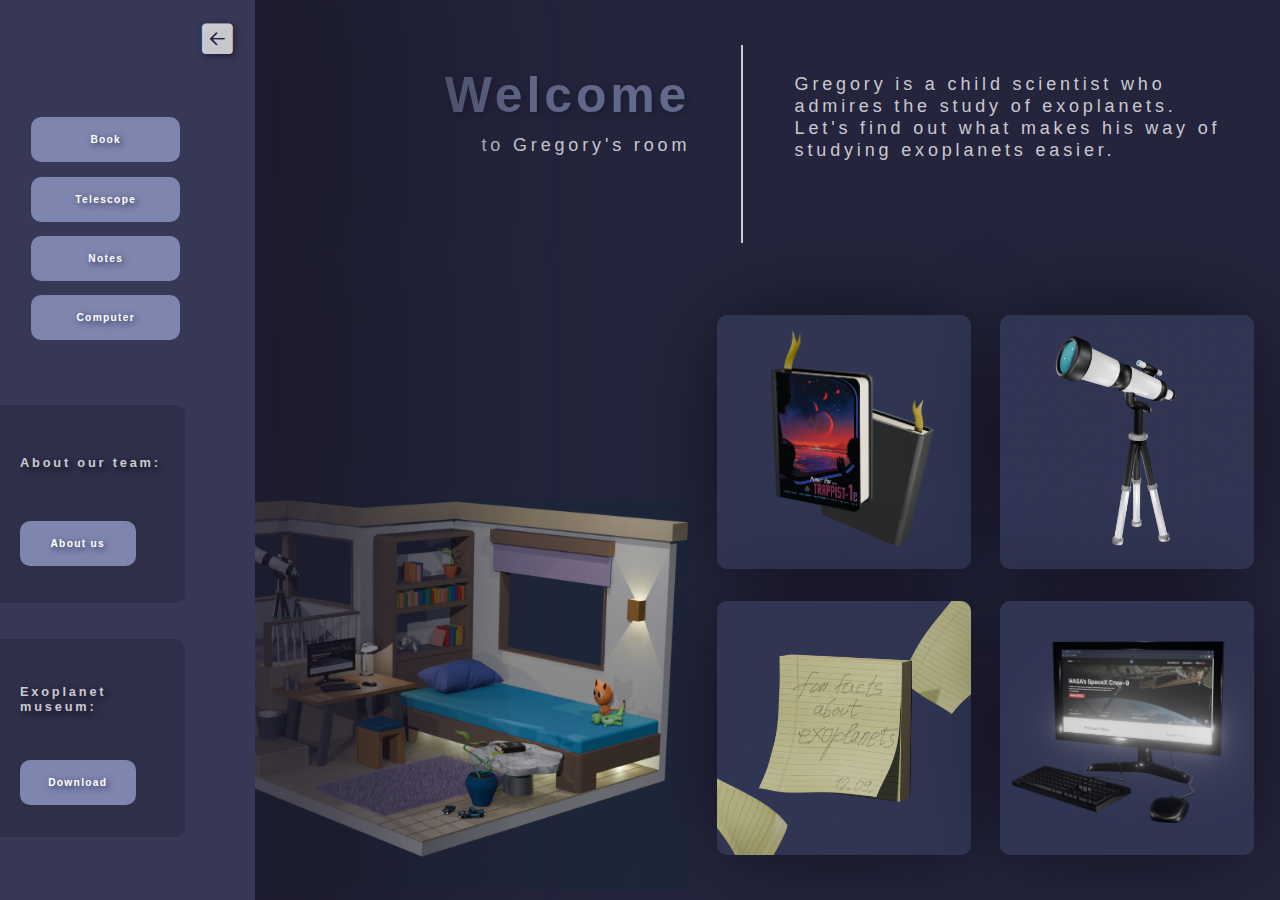
<file: index.html>
<!DOCTYPE html>
<html lang="en">
<head>
    <meta charset="UTF-8">
    <meta name="viewport" content="width=device-width, initial-scale=1.0">
    <link rel="stylesheet" href="first.css">
    <link rel="stylesheet" href="https://cdn.jsdelivr.net/npm/bootstrap-icons@1.11.3/font/bootstrap-icons.min.css">
    
    <title>Document</title>
</head>
<body>
    <div class="menu">
        <i class="bi bi-arrow-right-square-fill righticon"></i>
        <i class="bi bi-arrow-left-square-fill lefticon"></i>
        <div class="pagesmenu">
            <a href="page1.html"><button>Book</button></a>
            <a href="page2.html"><button>Telescope</button></a>
            <a href="page3.html"><button>Notes</button></a>
            <a href="page4.html"><button>Computer</button></a>
        </div>
        <div class="aboutus">
            <p>About our team:</p>
            <a href="team.html" id="link"><button>About us</button></a>
        </div>
        <div class="game">
            <p>Exoplanet museum:</p>
            <a href="Nasa1-arm64.apk" id="link"><button>Download</button></a>
        </div>
    </div>
    <div class="topic">
        <div class="left">
          <p><p class="big">Welcome</p><br>to Gregory's room</p>  
        </div>
        <div class="right">
            <p>Gregory is a child scientist who admires the study of exoplanets. 
               <br> Let's find out what makes his way of studying exoplanets easier.</p>  
        </div>
    </div>
    <img src="room pic blue.png" alt="" class="room">
    <div class="items">
        <div class="p1">
            <a href="page1.html"><img src="bookpage2 crop.png" alt=""></a>
        </div>
        <div class="p2">
            <a href="page2.html"><img src="tel icon pic.png" alt=""></a>
        </div>
        <div class="p3">
            <a href="page3.html"><img src="note pic icon.png" alt=""></a>
        </div>
        <div class="p4">
            <a href="page4.html"><img src="pc icon pic.png" alt=""></a>
        </div>
    </div>
</body>
</html>
</file>
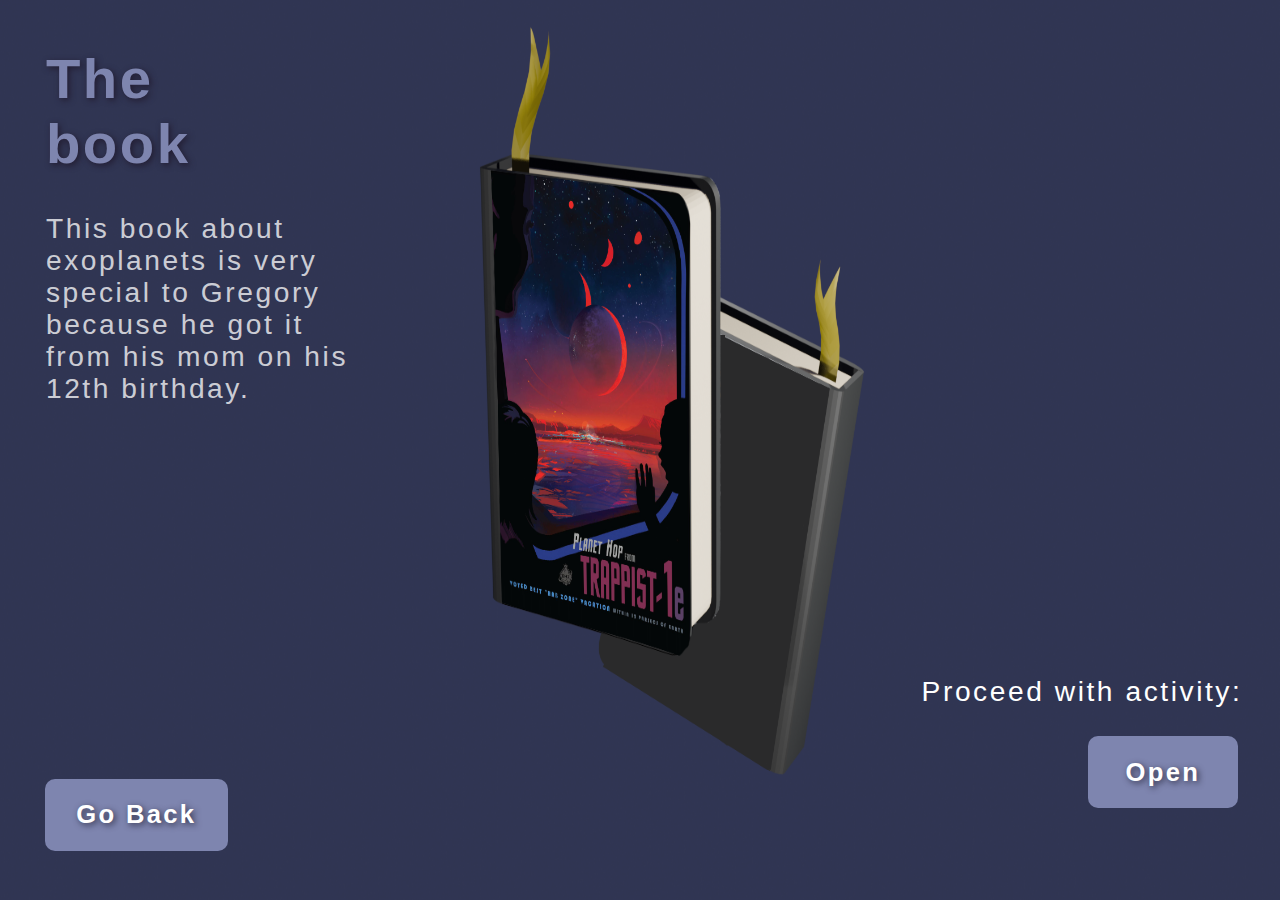
<file: page1.html>
<!DOCTYPE html>
<html lang="en">
<head>
    <meta charset="UTF-8">
    <meta name="viewport" content="width=device-width, initial-scale=1.0">
    <title>Document</title>
    <style>
        body{
            background-image: url("bookpage2.png");
            background-size: 85% 100dvh;
            background-position: 50% 10%;
            overflow-x: hidden;
        }
        .left{
           width: 25% !important;
        }
    </style>
    <link rel="stylesheet" href="4pagesstyle.css">
</head>
<body>
    <div class="left slide-r">
        <h1>The <br> book</h1>
        <p>This book about exoplanets is very special to Gregory because he got it from his mom on his 12th birthday.</p>
    </div>
    <div class="right slide-l">
        <p>Proceed with activity:</p>
        <a href="kniga.html"><button>Open</button></a>
    </div>
    <div class="back">
        <a href="index.html"><button class="slide-r ">Go Back</button></a>
    </div>
</body>
</html>
</file>
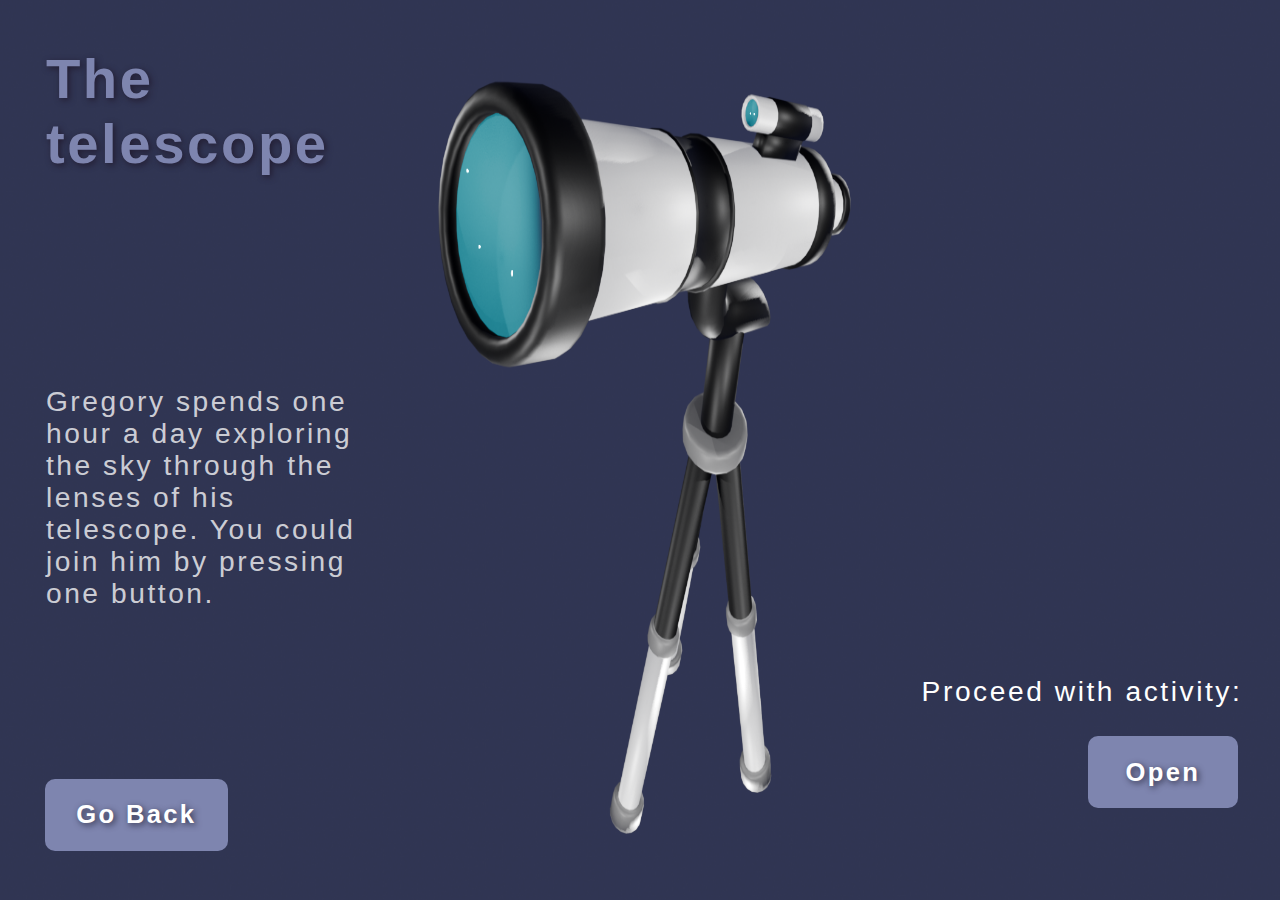
<file: page2.html>
<!DOCTYPE html>
<html lang="en">
<head>
    <meta charset="UTF-8">
    <meta name="viewport" content="width=device-width, initial-scale=1.0">
    <title>Document</title>
    <style>
        body{
            background-image: url("telescope page2.png");
            background-size: 85% 100dvh;
            background-position: 50% 10%;
            overflow-x: hidden;
        }
        .left{
            height: 70dvh !important;
            display: flex !important;
            justify-content: space-between !important;
        }
    </style>
    <link rel="stylesheet" href="4pagesstyle.css">
</head>
<body>
    <div class="left slide-r">
        <h1>The <br> telescope</h1>
        <p>Gregory spends one hour a day exploring the sky through the lenses of his telescope.
        You could join him by pressing one button. </p>
    </div>
    <div class="right slide-l">
        <p>Proceed with activity:</p>
        <a href="PlanetSearchGame/planetSearch.html"><button>Open</button></a>
    </div>
    <div class="back">
        <a href="index.html"><button class="slide-r ">Go Back</button></a>
    </div>
</body>
</html>
</file>
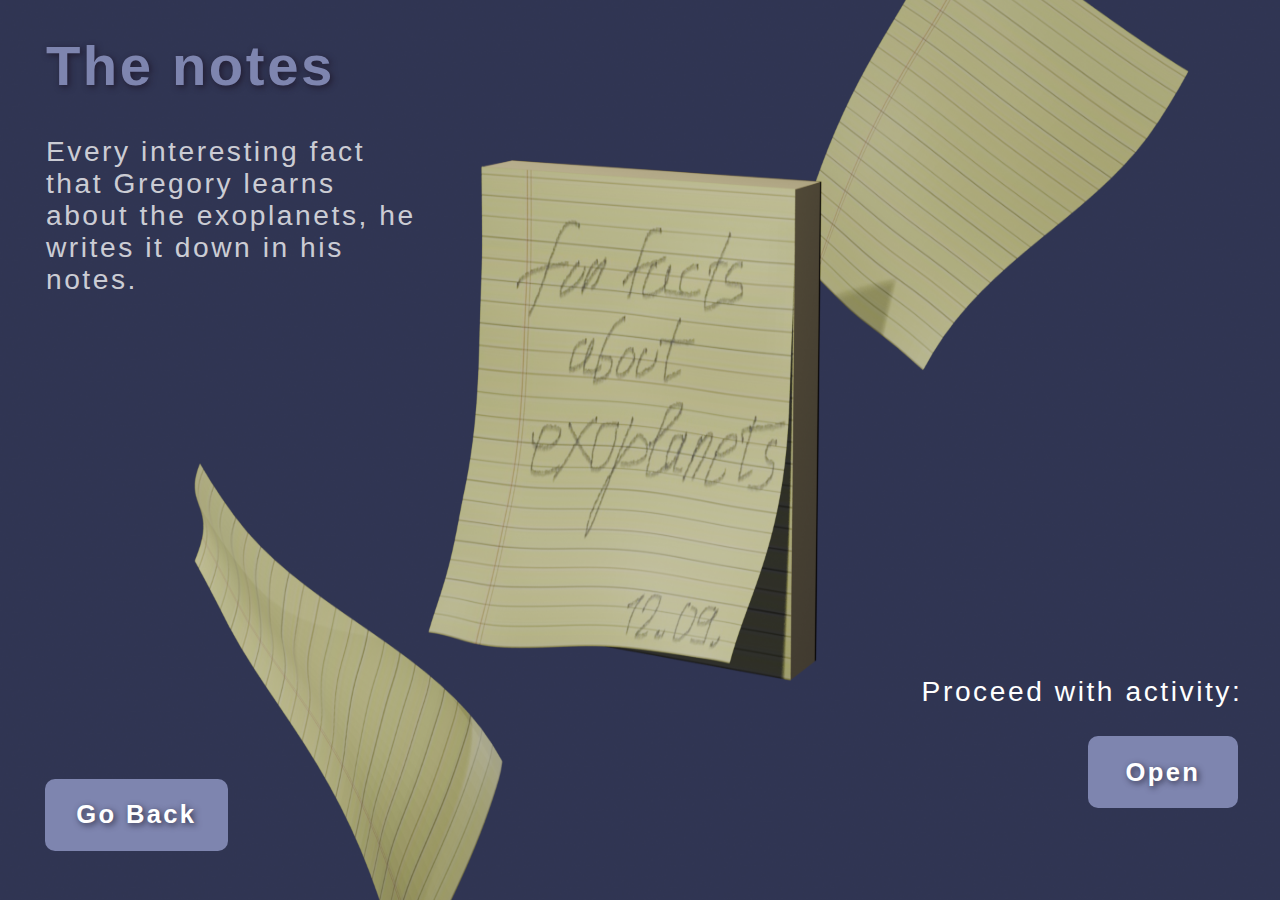
<file: page3.html>
<!DOCTYPE html>
<html lang="en">
<head>
    <meta charset="UTF-8">
    <meta name="viewport" content="width=device-width, initial-scale=1.0">
    <title>Document</title>
    <style>
        body{
            background-image: url("notes pag2.png");
            background-size: 100% 110dvh;
            background-position: 50% 10%;
            overflow-x: hidden;
        }
        .left{
            height: 40dvh;
            width: 30% !important;
            margin-top: -1% !important;
        }
    </style>
    <link rel="stylesheet" href="4pagesstyle.css">
</head>
<body>
    <div class="left slide-r">
        <h1>The notes</h1>
        <p>Every interesting fact that Gregory learns about the exoplanets, he writes it down in his notes. </p>
    </div>
    <div class="right slide-l">
        <p>Proceed with activity:</p>
        <a href="FunFacts/funFacts.html"><button>Open</button></a>
    </div>
    <div class="back">
        <a href="index.html"><button class="slide-r ">Go Back</button></a>
    </div>
</body>
</html>
</file>
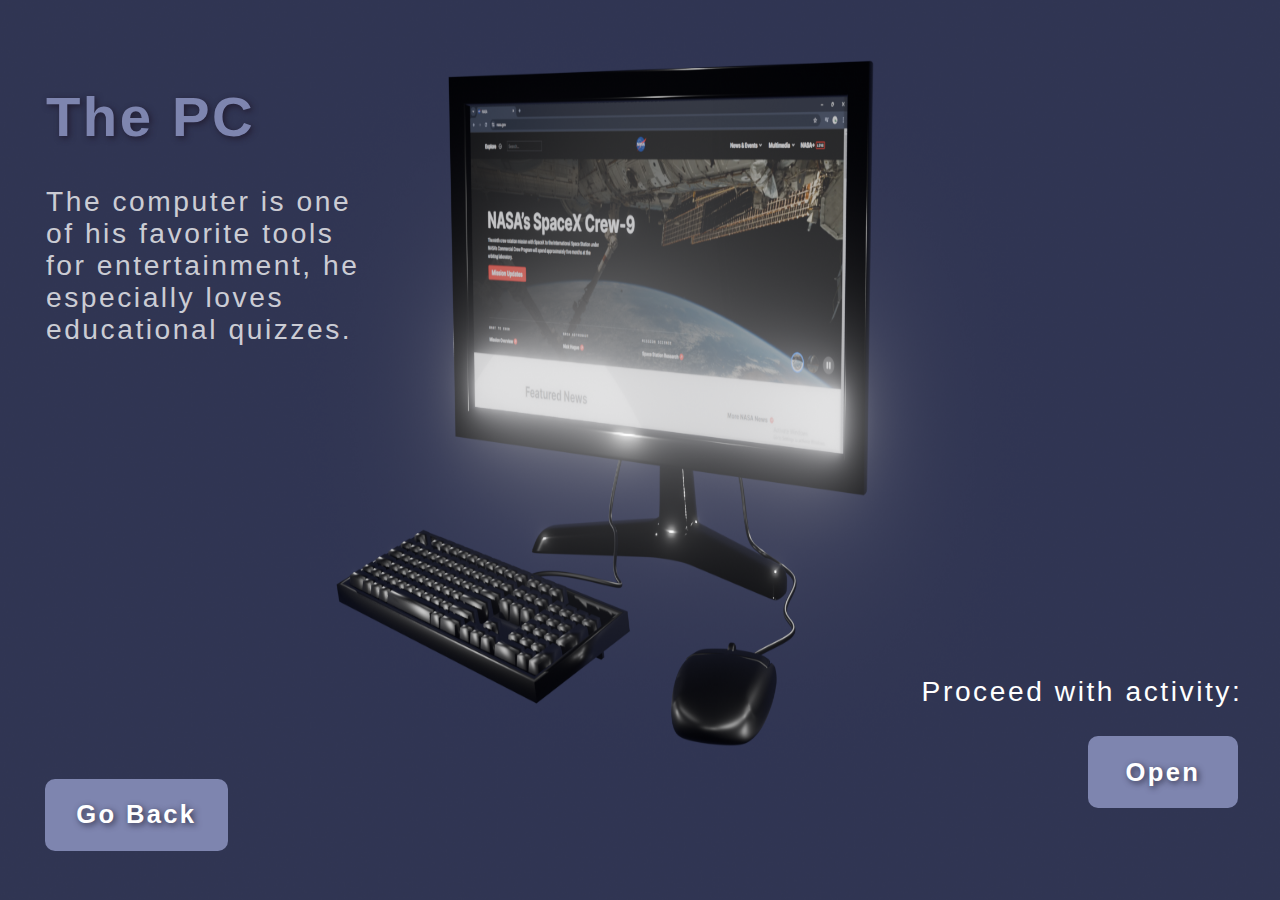
<file: page4.html>
<!DOCTYPE html>
<html lang="en">
<head>
    <meta charset="UTF-8">
    <meta name="viewport" content="width=device-width, initial-scale=1.0">
    <title>Document</title>
    <style>
        body{
            background-image: url("pc page2 second.png");
            background-size: 85% 100dvh;
            background-position: 50% 10%;
            overflow-x: hidden;
        }
        .left{
            margin: 3% !important;
            width: 25% !important;
        }
    </style>
    <link rel="stylesheet" href="4pagesstyle.css">
</head>
<body>
    <div class="left slide-r">
        <h1>The PC</h1>
        <p>Тhe computer is one of his favorite tools for entertainment, he especially loves educational quizzes.</p>
    </div>
    <div class="right slide-l">
        <p>Proceed with activity:</p>
        <a href="quiz.html"><button>Open</button></a>
    </div>
    <div class="back">
        <a href="index.html"><button class="slide-r ">Go Back</button></a>
    </div>
</body>
</html>
</file>
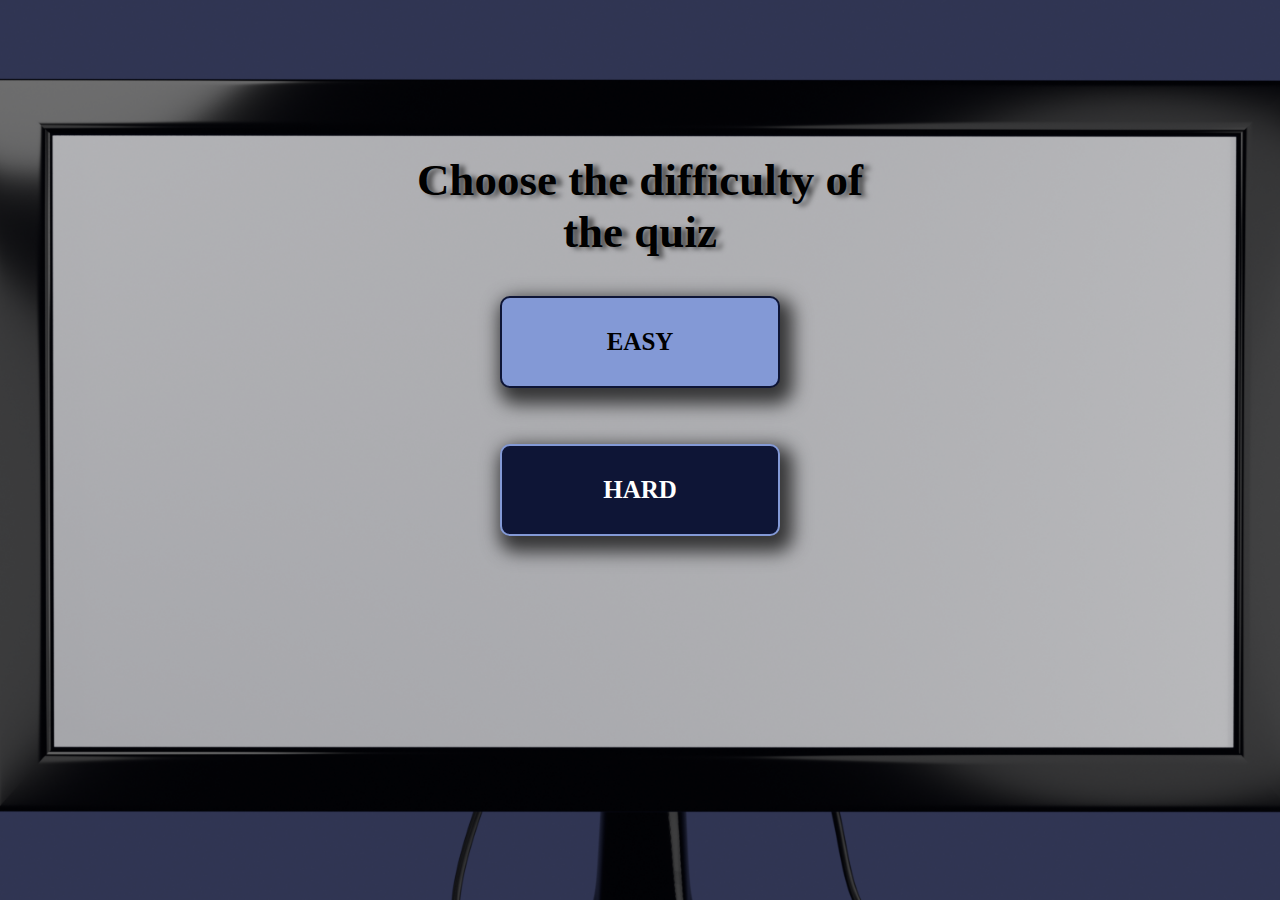
<file: quiz.html>
<!DOCTYPE html>
<html lang="en">
<head>
    <meta charset="UTF-8">
    <meta name="viewport" content="width=device-width, initial-scale=1.0">
    <title>Quiz</title>
    <link rel="stylesheet" href="quiz.css">
    <script src="quiz.js"></script>
</head>
<body class="bg">
    <h1 class="difficulty">Choose the difficulty of the quiz</h1>
    <div><a href="quizEasy.html" class="Easy">EASY</a></div> <br>
    <div><a href="quizHard.html" class="Hard">HARD</a></div> <br>
</body>
</html>
</file>
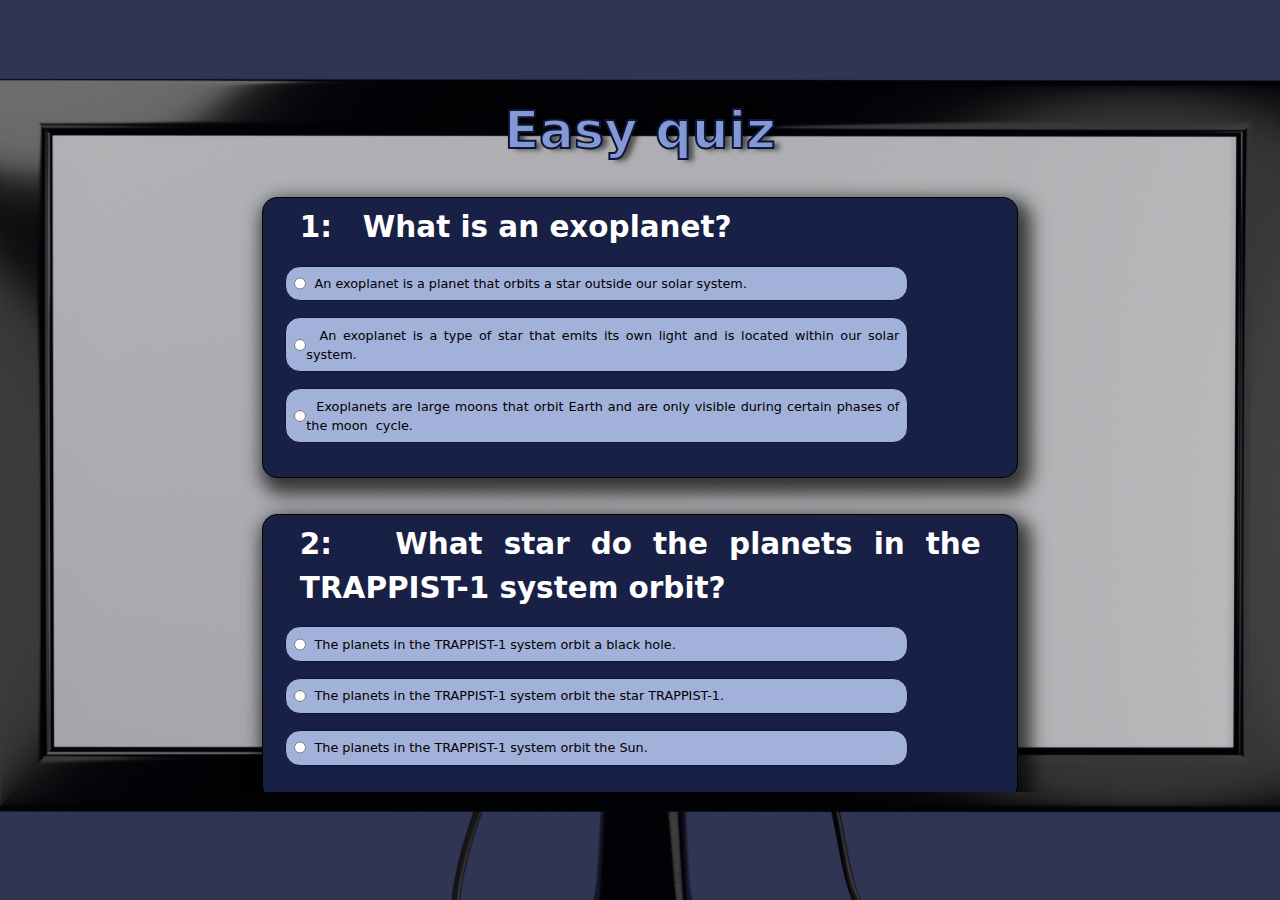
<file: quizEasy.html>
<!DOCTYPE html>
<html lang="en">
<head>
    <meta charset="UTF-8">
    <meta name="viewport" content="width=device-width, initial-scale=1.0">
    <title>Easy quiz</title>
    <link rel="stylesheet" href="quiz.css">
    <link href="https://cdn.jsdelivr.net/npm/bootstrap@5.3.3/dist/css/bootstrap.min.css" rel="stylesheet" integrity="sha384-QWTKZyjpPEjISv5WaRU9OFeRpok6YctnYmDr5pNlyT2bRjXh0JMhjY6hW+ALEwIH" crossorigin="anonymous">
</head>
<body class="bg">
    <div class="scroll">       
        <div class="container">
            <h1 class="title">Easy quiz</h1>
            <div class="questionBg">
                <form action="">
                    <p class="question">1: &nbsp; What is an exoplanet?</p>
                    <p class="inputs"><input type="radio" name="first" id="correctFirst">&nbsp;&nbsp;An exoplanet is a planet that orbits a star outside our solar system.</p> 
                    <p class="inputs"><input type="radio" name="first">&nbsp;&nbsp;An exoplanet is a type of star that emits its own light and is located within our solar system.</p>
                    <p class="inputs"><input type="radio" name="first">&nbsp;&nbsp;Exoplanets are large moons that orbit Earth and are only visible during certain phases of the moon &nbsp;cycle.</p>
                </form>
            </div>
            <div class="questionBg">
                <form action="">
                    <p class="question">2: &nbsp; What star do the planets in the TRAPPIST-1 system orbit?</p>
                    <p class="inputs"><input type="radio" name="second" >&nbsp;&nbsp;The planets in the TRAPPIST-1 system orbit a black hole.</p> 
                    <p class="inputs"><input type="radio" name="second" id="correctSecond">&nbsp;&nbsp;The planets in the TRAPPIST-1 system orbit the star TRAPPIST-1.</p>
                    <p class="inputs"><input type="radio" name="second">&nbsp;&nbsp;The planets in the TRAPPIST-1 system orbit the Sun.</p>
                </form>
            </div>
            <div class="questionBg">
                <form action="">
                    <p class="question">3: &nbsp; What is the habitable zone?</p>
                    <p class="inputs"><input type="radio" name="third" >&nbsp;&nbsp;The habitable zone is the area inside a planet's atmosphere where it is always dark.</p> 
                    <p class="inputs"><input type="radio" name="third" id="correctThird">&nbsp;&nbsp;The habitable zone is the region around a star where conditions are suitable for liquid water to exist.</p>
                    <p class="inputs"><input type="radio" name="third">&nbsp;&nbsp;The habitable zone is a region in space where no planets can exist.</p>
                </form>
            </div>
            <div class="questionBg">
                <form action="">
                    <p class="question">4: &nbsp; Which planet orbits two stars?</p>
                    <p class="inputs"><input type="radio" name="fourth" id="correctFourth">&nbsp;&nbsp;TOI 1338 b</p> 
                    <p class="inputs"><input type="radio" name="fourth" >&nbsp;&nbsp;Mars</p>
                    <p class="inputs"><input type="radio" name="fourth">&nbsp;&nbsp;Earth</p>
                </form>
            </div>
            <div class="questionBg">
                <form action="">
                    <p class="question">5: &nbsp; What type of exoplanet is WASP-12b?</p>
                    <p class="inputs"><input type="radio" name="fifth" >&nbsp;&nbsp; WASP-12b is a super-Earth with a solid surface and a thick atmosphere..</p> 
                    <p class="inputs"><input type="radio" name="fifth" >&nbsp;&nbsp;WASP-12b is a circumbinary planet that orbits two stars.</p>
                    <p class="inputs"><input type="radio" name="fifth"id="correctFifth">&nbsp;&nbsp; WASP-12b is a hot Jupiter, a gas giant that orbits very close to its star.</p>
                </form>
            </div>
            <div class="questionBg">
                <form action="">
                    <p class="question">6: &nbsp; What are some types of exoplanets?</p>
                    <p class="inputs"><input type="radio" name="sixth" id="correctSixth">&nbsp;&nbsp;Types of exoplanets include super-Earths, hot Jupiters, Ocean Worlds, Rocky Worlds...</p> 
                    <p class="inputs"><input type="radio" name="sixth" >&nbsp;&nbsp;Types of exoplanets include only black holes and neutron stars.</p>
                    <p class="inputs"><input type="radio" name="sixth">&nbsp;&nbsp;Types of exoplanets include only asteroids and comets.</p>
                </form>
            </div>
            <div class="questionBg">
                <form action="">
                    <p class="question">7: &nbsp;What is the closest known exoplanet neighbor?</p>
                    <p class="inputs"><input type="radio" name="seventh" >&nbsp;&nbsp;The planets in the TRAPPIST-1 system orbit a black hole.</p> 
                    <p class="inputs"><input type="radio" name="seventh" id="correctSeventh">&nbsp;&nbsp;Proxima Centauri b is the closest known exoplanet neighbor to Earth.</p>
                    <p class="inputs"><input type="radio" name="seventh">&nbsp;&nbsp;WASP-12b is the closest known exoplanet neighbor.</p>
                </form>
            </div>
            <div class="questionBg">
                <form action="">
                    <p class="question">8: &nbsp; What are ocean worlds?</p>
                    <p class="inputs"><input type="radio" name="eight" >&nbsp;&nbsp;Ocean worlds are planets that orbit around black holes and have no water at all.</p> 
                    <p class="inputs"><input type="radio" name="eight" >&nbsp;&nbsp;Ocean worlds are only found in our solar system and do not exist elsewhere in the universe.</p>
                    <p class="inputs"><input type="radio" name="eight" id="correctEight">&nbsp;&nbsp;Exoplanets with a rocky core completely covered by deep liquid oceans.</p>
                </form>
            </div>    
        </div>
        <button id="btn" onclick="submit()">Submit</button>
        <div id="correctA" class="score"></div>
        <div id="answers"></div>
         </div>
     </div>
    <script src="https://cdn.jsdelivr.net/npm/bootstrap@5.3.3/dist/js/bootstrap.bundle.min.js" integrity="sha384-YvpcrYf0tY3lHB60NNkmXc5s9fDVZLESaAA55NDzOxhy9GkcIdslK1eN7N6jIeHz" crossorigin="anonymous"></script>
     <script src="quiz.js"></script>
</body>
</html>
</file>
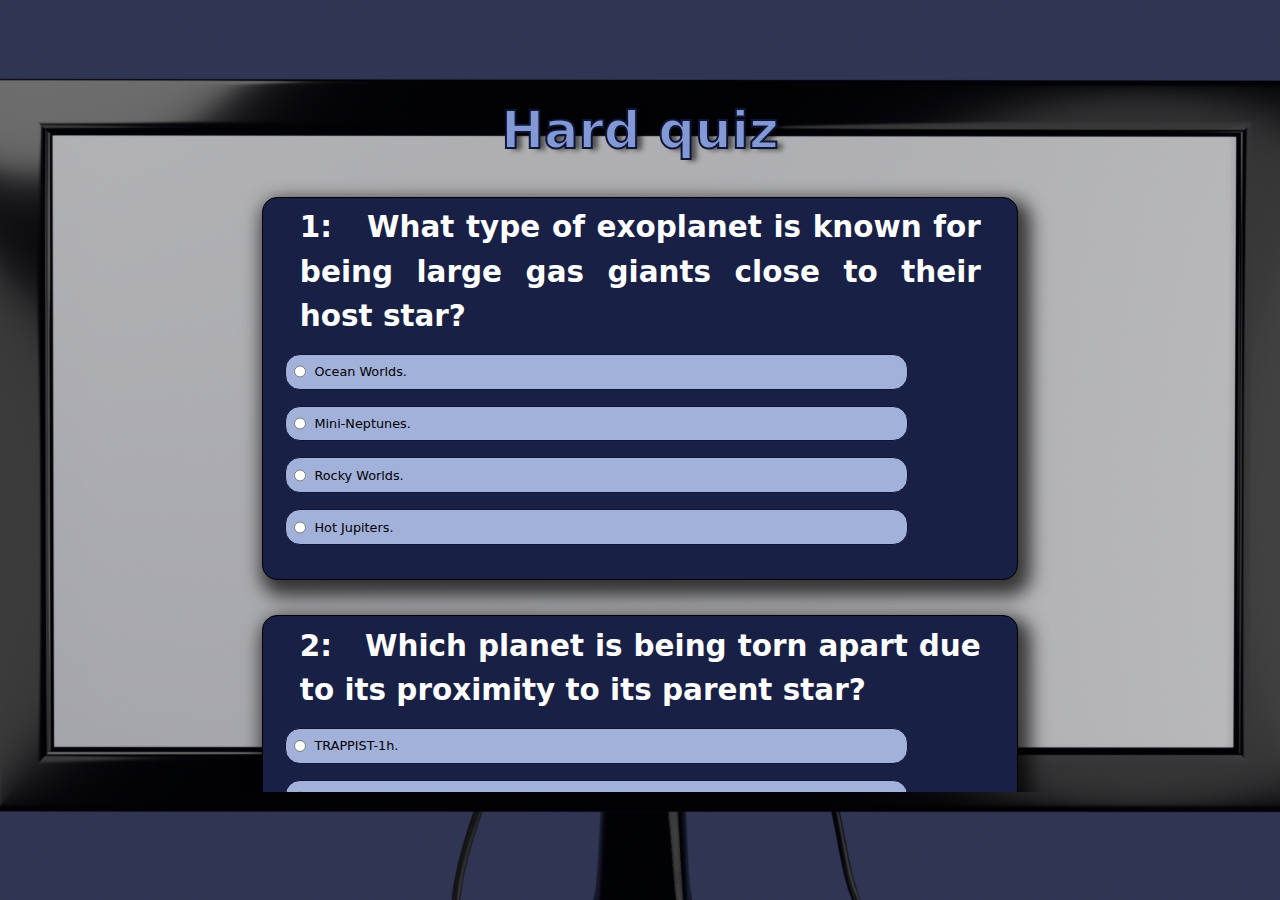
<file: quizHard.html>
<!DOCTYPE html>
<html lang="en">
<head>
    <meta charset="UTF-8">
    <meta name="viewport" content="width=device-width, initial-scale=1.0">
    <title>Hard quiz</title>
    <link href="https://cdn.jsdelivr.net/npm/bootstrap@5.3.3/dist/css/bootstrap.min.css" rel="stylesheet" integrity="sha384-QWTKZyjpPEjISv5WaRU9OFeRpok6YctnYmDr5pNlyT2bRjXh0JMhjY6hW+ALEwIH" crossorigin="anonymous">
    <link rel="stylesheet" href="quiz.css">
</head>
<body>
    <body class="bg">
        <div class="scroll">       
            <div class="container">
                <h1 class="title">Hard quiz</h1>
                <div class="questionBg">
                    <form action="">
                        <p class="question">1: &nbsp; What type of exoplanet is known for being large gas giants close to their host star?</p>
                        <p class="inputs"><input type="radio" name="first">&nbsp;&nbsp;Ocean Worlds.</p> 
                        <p class="inputs"><input type="radio" name="first">&nbsp;&nbsp;Mini-Neptunes.</p>
                        <p class="inputs"><input type="radio" name="first">&nbsp;&nbsp;Rocky Worlds.</p>
                        <p class="inputs"><input type="radio" name="first" id="correctFirst">&nbsp;&nbsp;Hot Jupiters.</p>
                    </form>
                </div>
                <div class="questionBg">
                    <form action="">
                        <p class="question">2: &nbsp; Which planet is being torn apart due to its proximity to its parent star?</p>
                        <p class="inputs"><input type="radio" name="second" >&nbsp;&nbsp;TRAPPIST-1h.</p> 
                        <p class="inputs"><input type="radio" name="second" id="correctSecond">&nbsp;&nbsp;WASP-12b</p>
                        <p class="inputs"><input type="radio" name="second">&nbsp;&nbsp;Kepler-22b.</p>
                        <p class="inputs"><input type="radio" name="second">&nbsp;&nbsp;Proxima Centauri b.</p>
                    </form>
                </div>
                <div class="questionBg">
                    <form action="">
                        <p class="question">3: &nbsp; How many exoplanets are in the TRAPPIST-1 system?</p>
                        <p class="inputs"><input type="radio" name="third" >&nbsp;&nbsp;Three.</p> 
                        <p class="inputs"><input type="radio" name="third">&nbsp;&nbsp;Five.</p>
                        <p class="inputs"><input type="radio" name="third" id="correctThird">&nbsp;&nbsp;Seven.</p>
                        <p class="inputs"><input type="radio" name="third">&nbsp;&nbsp;Nine.</p>
                    </form>
                </div>
                <div class="questionBg">
                    <form action="">
                        <p class="question">4: &nbsp; What is Kepler-22b known for?</p>
                        <p class="inputs"><input type="radio" name="fourth" id="correctFourth">&nbsp;&nbsp;Being the first exoplanet found in a habitable zone.</p> 
                        <p class="inputs"><input type="radio" name="fourth" >&nbsp;&nbsp;Having a rocky core.</p>
                        <p class="inputs"><input type="radio" name="fourth">&nbsp;&nbsp;Orbiting the closest star to Earth.</p>
                        <p class="inputs"><input type="radio" name="fourth">&nbsp;&nbsp;Being the hottest exoplanet.</p>
                    </form>
                </div>
                <div class="questionBg">
                    <form action="">
                        <p class="question">5: &nbsp; What are the three smallest exoplanets discovered orbiting a single star called?</p>
                        <p class="inputs"><input type="radio" name="fifth">&nbsp;&nbsp; Mini-Moons.</p> 
                        <p class="inputs"><input type="radio" name="fifth" id="correctFifth">&nbsp;&nbsp;Tiny Trio.</p>
                        <p class="inputs"><input type="radio" name="fifth">&nbsp;&nbsp; Super-Earths.</p>
                        <p class="inputs"><input type="radio" name="fifth">&nbsp;&nbsp;Baby Planets.</p>
                    </form>
                </div>
                <div class="questionBg">
                    <form action="">
                        <p class="question">6: &nbsp; What is unique about WASP-18 b?</p>
                        <p class="inputs"><input type="radio" name="sixth">&nbsp;&nbsp; It is the smallest exoplanet known.</p> 
                        <p class="inputs"><input type="radio" name="sixth"  id="correctSixth">&nbsp;&nbsp;It has a temperature of about 5,000 degrees Fahrenheit.</p>
                        <p class="inputs"><input type="radio" name="sixth">&nbsp;&nbsp; It orbits in the habitable zone.</p>
                        <p class="inputs"><input type="radio" name="sixth">&nbsp;&nbsp; It has a solid surface.</p>
                    </form>
                </div>
                <div class="questionBg">
                    <form action="">
                        <p class="question">7: &nbsp; What is special about HD 189733b's atmosphere?</p>
                        <p class="inputs"><input type="radio" name="seventh" >&nbsp;&nbsp; It rains diamonds.</p> 
                        <p class="inputs"><input type="radio" name="seventh" id="correctSeventh">&nbsp;&nbsp; It rains glass sideways.</p>
                        <p class="inputs"><input type="radio" name="seventh">&nbsp;&nbsp;It has no atmosphere.</p>
                        <p class="inputs"><input type="radio" name="seventh">&nbsp;&nbsp;It contains helium only.</p>
                    </form>
                </div>
                <div class="questionBg">
                    <form action="">
                        <p class="question">8: &nbsp; What is TOI 700e?</p>
                        <p class="inputs"><input type="radio" name="eight" >&nbsp;&nbsp;A super Earth.</p> 
                        <p class="inputs"><input type="radio" name="eight" >&nbsp;&nbsp; A hot Jupiter.</p>
                        <p class="inputs"><input type="radio" name="eight" id="correctEight">&nbsp;&nbsp;A gas giant.</p>
                        <p class="inputs"><input type="radio" name="eight">&nbsp;&nbsp; An Earth-size world in the habitable zone.</p>
                    </form>
                </div>   
                <div class="questionBg">
                    <form action="">
                        <p class="question">9: &nbsp; What is notable about the clouds on VHS 1256 b?</p>
                        <p class="inputs"><input type="radio" name="ninth" >&nbsp;&nbsp;They are made of ice crystals.</p> 
                        <p class="inputs"><input type="radio" name="ninth" >&nbsp;&nbsp; They are composed entirely of water vapor.</p>
                        <p class="inputs"><input type="radio" name="ninth">&nbsp;&nbsp;They are static and unchanging.</p>
                        <p class="inputs"><input type="radio" name="ninth" id="correctNinth">&nbsp;&nbsp; They contain silicate dust and are constantly mixing.</p>
                    </form>
                </div>  
                <div class="questionBg">
                    <form action="">
                        <p class="question">10: &nbsp; What defines the habitable zone around a star?</p>
                        <p class="inputs"><input type="radio" name="tenth" >&nbsp;&nbsp;The region where conditions are too hot for any water.</p> 
                        <p class="inputs"><input type="radio" name="tenth" >&nbsp;&nbsp; The area where only gas giants can exist.</p>
                        <p class="inputs"><input type="radio" name="tenth" id="correctTenth">&nbsp;&nbsp; The range where liquid water could exist on a planet's surface.</p>
                        <p class="inputs"><input type="radio" name="tenth">&nbsp;&nbsp; The distance where no planets can be found.</p>
                    </form>
                </div>  
                <div class="questionBg">
                    <form action="">
                        <p class="question">11: &nbsp; Which planet is nicknamed Hoth?</p>
                        <p class="inputs"><input type="radio" name="eleventh" >&nbsp;&nbsp;TOI 700e.</p> 
                        <p class="inputs"><input type="radio" name="eleventh" >&nbsp;&nbsp; K2-18b.</p>
                        <p class="inputs"><input type="radio" name="eleventh" id="correctEleventh">&nbsp;&nbsp;OGLE-2005-BLG-390.</p>
                        <p class="inputs"><input type="radio" name="eleventh">&nbsp;&nbsp; K2-141.</p>
                    </form>
                </div>  
                <div class="questionBg">
                    <form action="">
                        <p class="question">12: &nbsp; How does K2-229 b compare to Mercury?</p>
                        <p class="inputs"><input type="radio" name="twelfth" id="correctTwelfth">&nbsp;&nbsp; It is much larger and hotter than Mercury. </p> 
                        <p class="inputs"><input type="radio" name="twelfth" >&nbsp;&nbsp; It orbits farther from the star than Mercury.</p>
                        <p class="inputs"><input type="radio" name="twelfth" >&nbsp;&nbsp;It is the same size as Mercury.</p>
                        <p class="inputs"><input type="radio" name="twelfth">&nbsp;&nbsp; It is smaller than Mercury.</p>
                    </form>
                </div>   
            </div>
            <button id="btn" onclick="submitH()">Submit</button>
            <div id="correctA" class="score"></div>
            <div id="answers"></div>
             </div>
         </div>
        <script src="https://cdn.jsdelivr.net/npm/bootstrap@5.3.3/dist/js/bootstrap.bundle.min.js" integrity="sha384-YvpcrYf0tY3lHB60NNkmXc5s9fDVZLESaAA55NDzOxhy9GkcIdslK1eN7N6jIeHz" crossorigin="anonymous"></script>        
        <script src="quiz.js"></script>
</body>
</html>
</file>
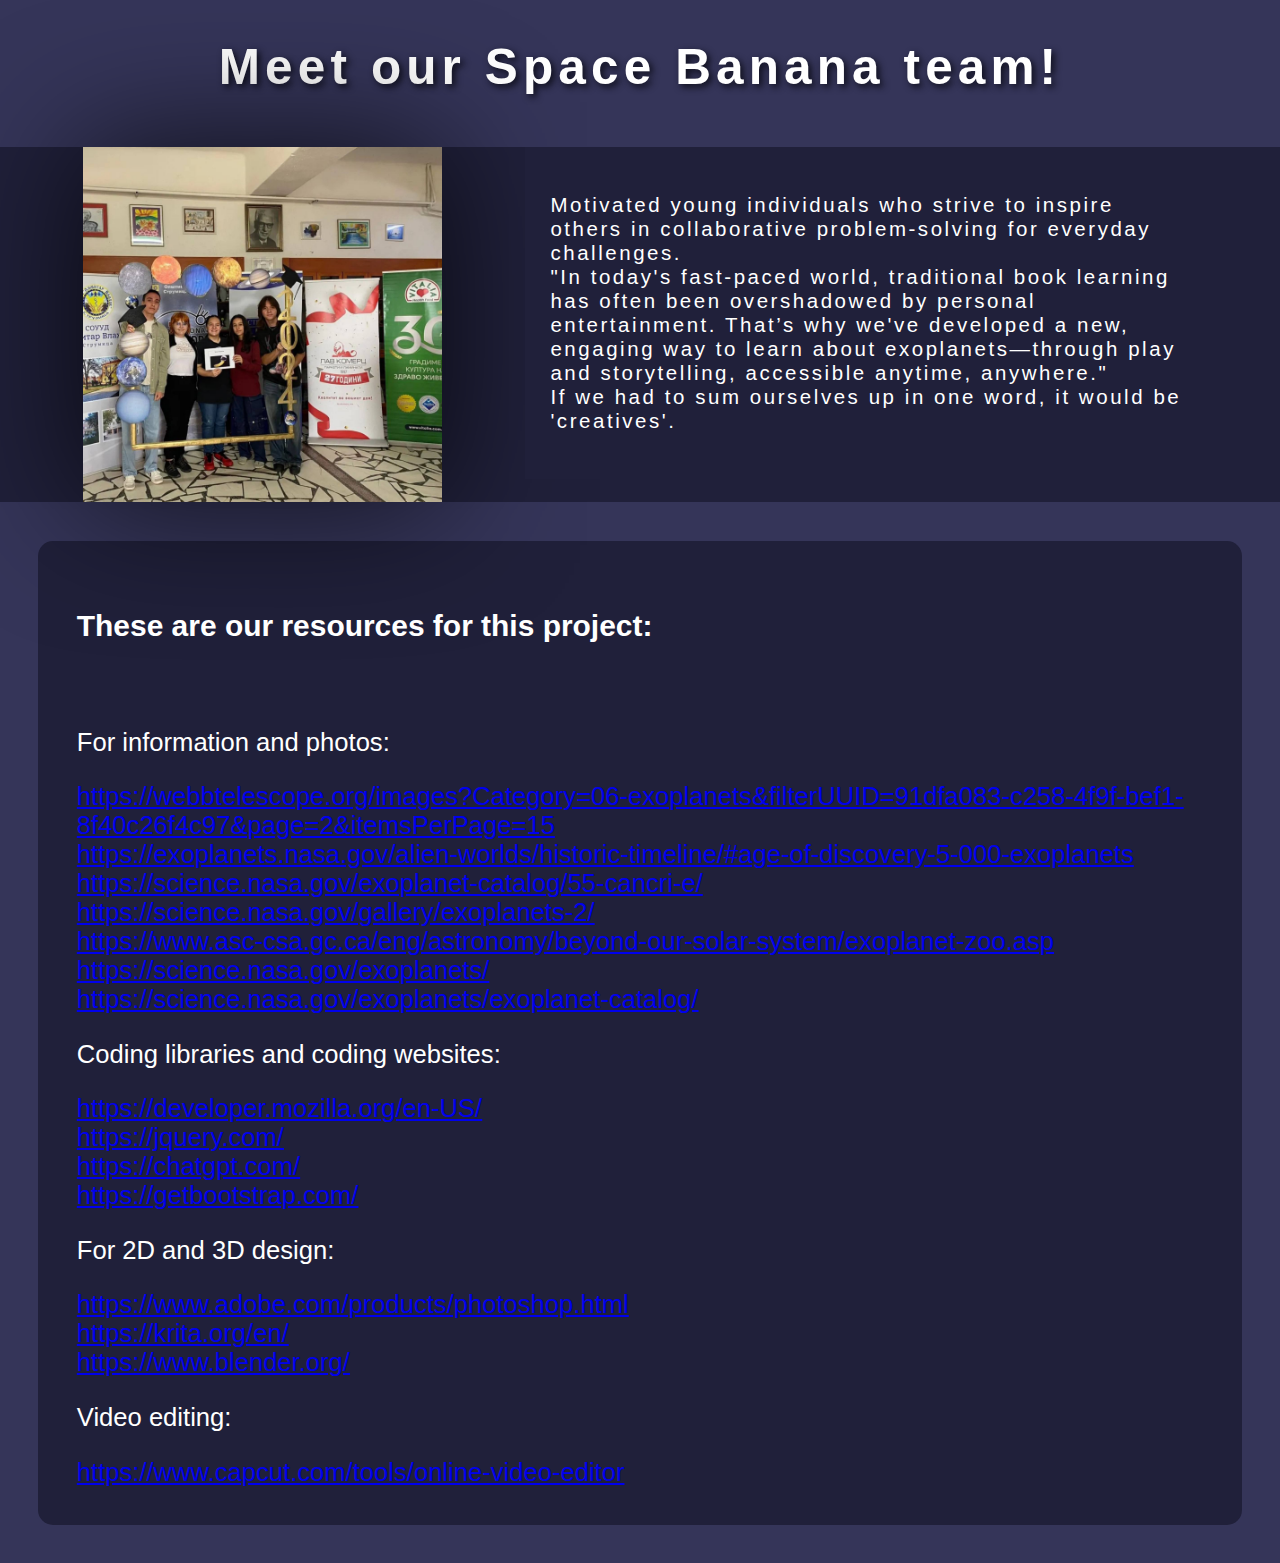
<file: team.html>
<!DOCTYPE html>
<html lang="en">
<head>
    <meta charset="UTF-8">
    <meta name="viewport" content="width=device-width, initial-scale=1.0">
    <link rel="stylesheet" href="team.css">
    <title>Document</title>
</head>
<body>
    <p class="timNaslov">Meet our Space Banana team!</p>
    <div class="nastim">
        <img src="nasiotTim.jpg" alt="Our team" id="slikaTim">
        <div class="tekst">
            <p>
            Motivated young individuals who strive to inspire others in collaborative problem-solving for everyday challenges. <br>
            "In today's fast-paced world, traditional book learning has often been overshadowed by personal entertainment. That’s why we've developed a new, engaging way to learn about exoplanets—through play and storytelling, accessible anytime, anywhere." <br> If we had to sum ourselves up in one word, it would be 'creatives'.
            </p>
        </div>
    </div>
    <div class="resursi">
        <h3>These are our resources for this project: </h3>
        <br>
        <p>For information and photos:</p>
        <a href="https://webbtelescope.org/images?Category=06-exoplanets&filterUUID=91dfa083-c258-4f9f-bef1-8f40c26f4c97&page=2&itemsPerPage=15">https://webbtelescope.org/images?Category=06-exoplanets&filterUUID=91dfa083-c258-4f9f-bef1-8f40c26f4c97&page=2&itemsPerPage=15</a><br>
        <a href="https://exoplanets.nasa.gov/alien-worlds/historic-timeline/#age-of-discovery-5-000-exoplanets">https://exoplanets.nasa.gov/alien-worlds/historic-timeline/#age-of-discovery-5-000-exoplanets</a><br>
        <a href="https://science.nasa.gov/exoplanet-catalog/55-cancri-e/">https://science.nasa.gov/exoplanet-catalog/55-cancri-e/</a><br>
        <a href="https://science.nasa.gov/gallery/exoplanets-2/">https://science.nasa.gov/gallery/exoplanets-2/</a><br>
        <a href="https://www.asc-csa.gc.ca/eng/astronomy/beyond-our-solar-system/exoplanet-zoo.asp">https://www.asc-csa.gc.ca/eng/astronomy/beyond-our-solar-system/exoplanet-zoo.asp</a><br>
        <a href="https://science.nasa.gov/exoplanets/">https://science.nasa.gov/exoplanets/</a><br>
        <a href="https://science.nasa.gov/exoplanets/exoplanet-catalog/">https://science.nasa.gov/exoplanets/exoplanet-catalog/</a>
        <br>
        <p>Coding libraries and coding websites:</p>
        <a href="https://developer.mozilla.org/en-US/">https://developer.mozilla.org/en-US/</a><br>
        <a href="https://jquery.com/">https://jquery.com/</a><br>
        <a href="https://chatgpt.com/">https://chatgpt.com/</a><br>
        <a href="https://getbootstrap.com/">https://getbootstrap.com/</a>
        <br>
        <p>For 2D and 3D design:</p>
        <a href="https://www.adobe.com/products/photoshop.html">https://www.adobe.com/products/photoshop.html</a><br>
        <a href="https://krita.org/en/">https://krita.org/en/</a><br>
        <a href="https://www.blender.org/">https://www.blender.org/</a>
        <br>
        <p>Video editing:</p>
        <a href="https://www.capcut.com/tools/online-video-editor">https://www.capcut.com/tools/online-video-editor</a>
    </div>
</body>
</html>
</file>
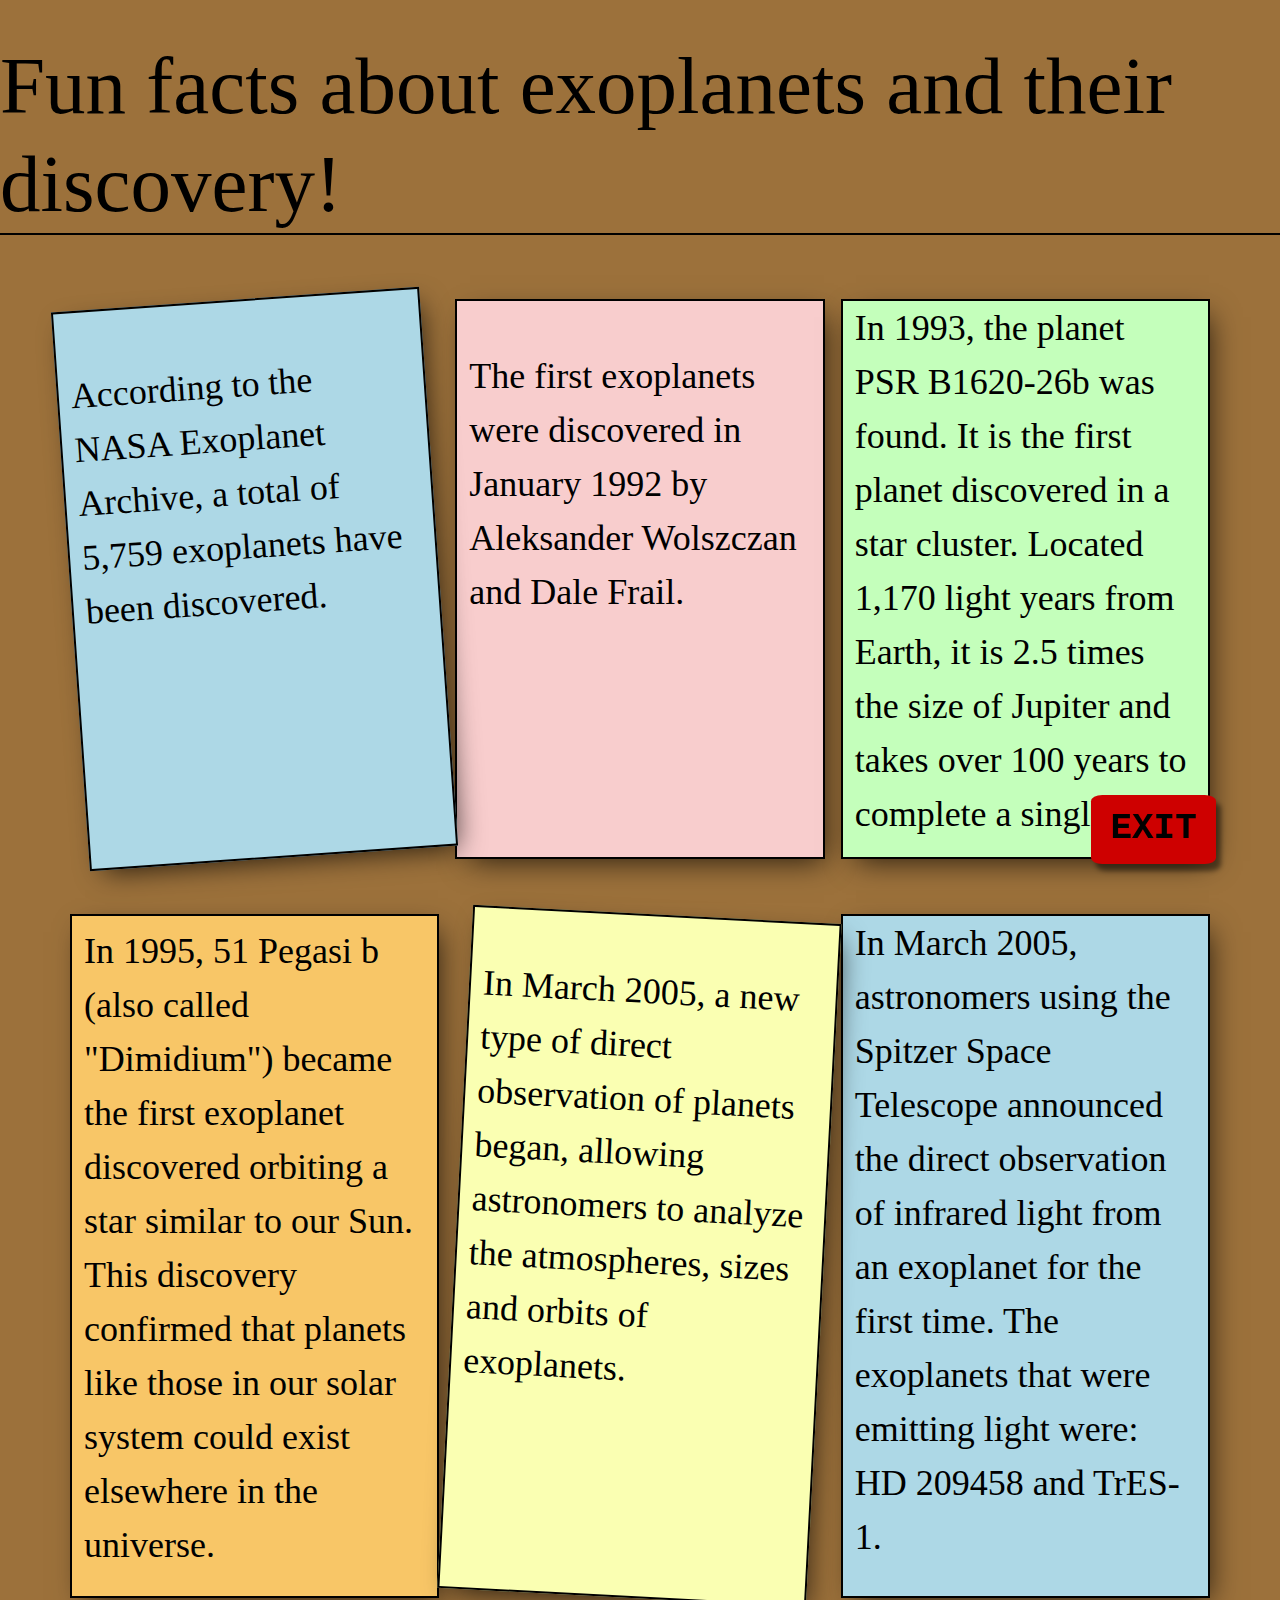
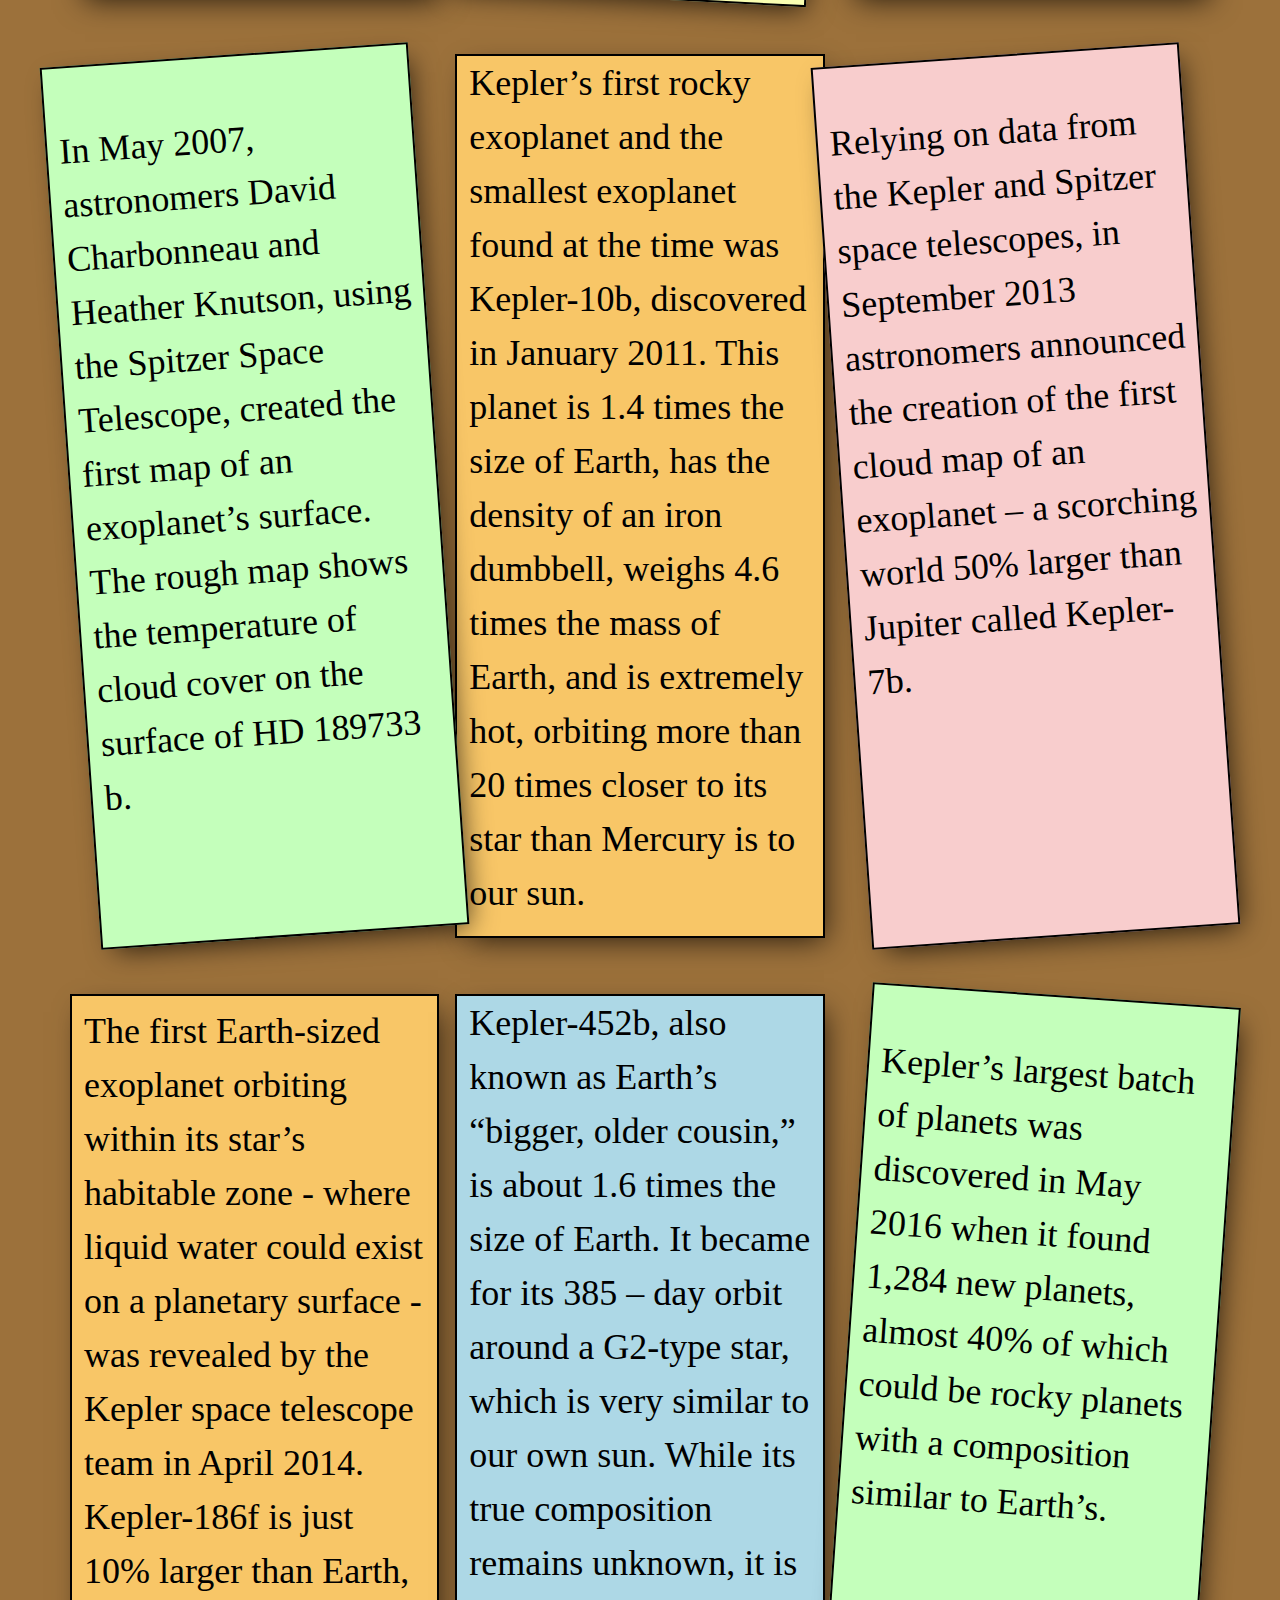
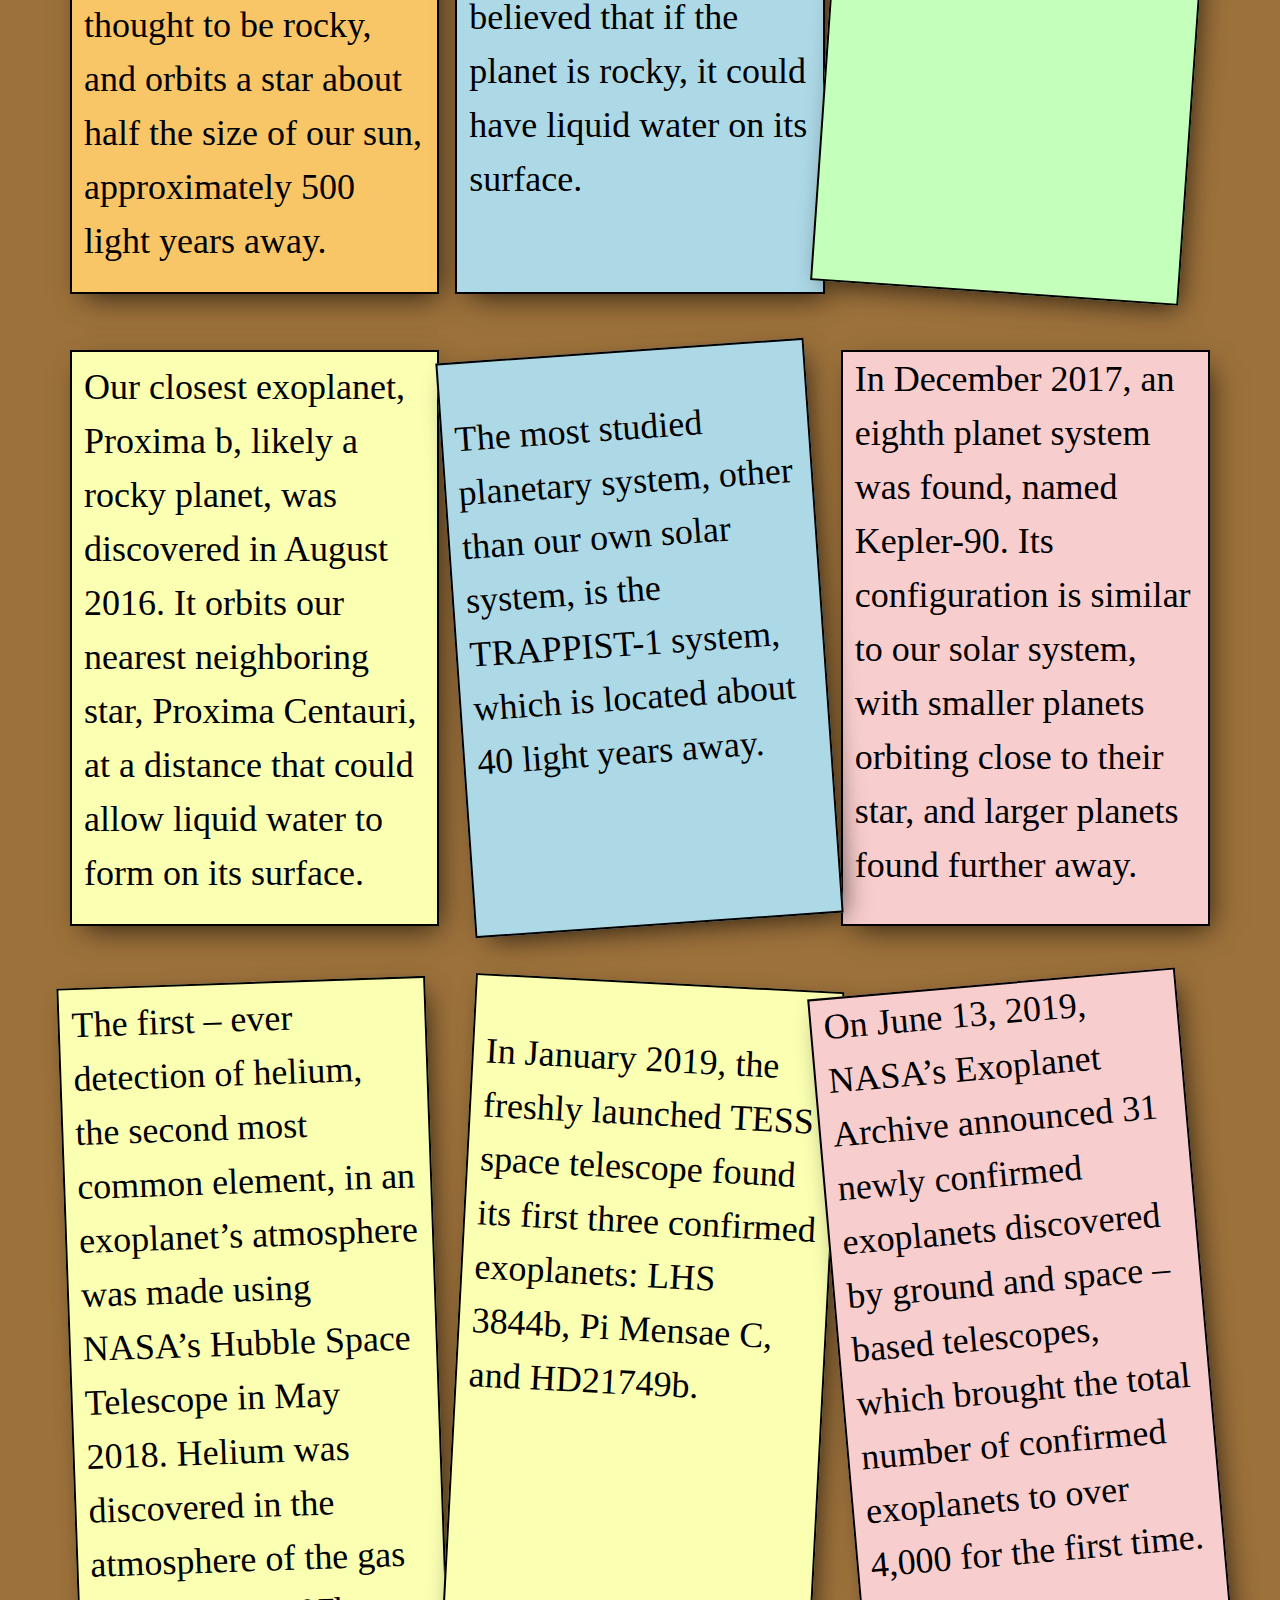
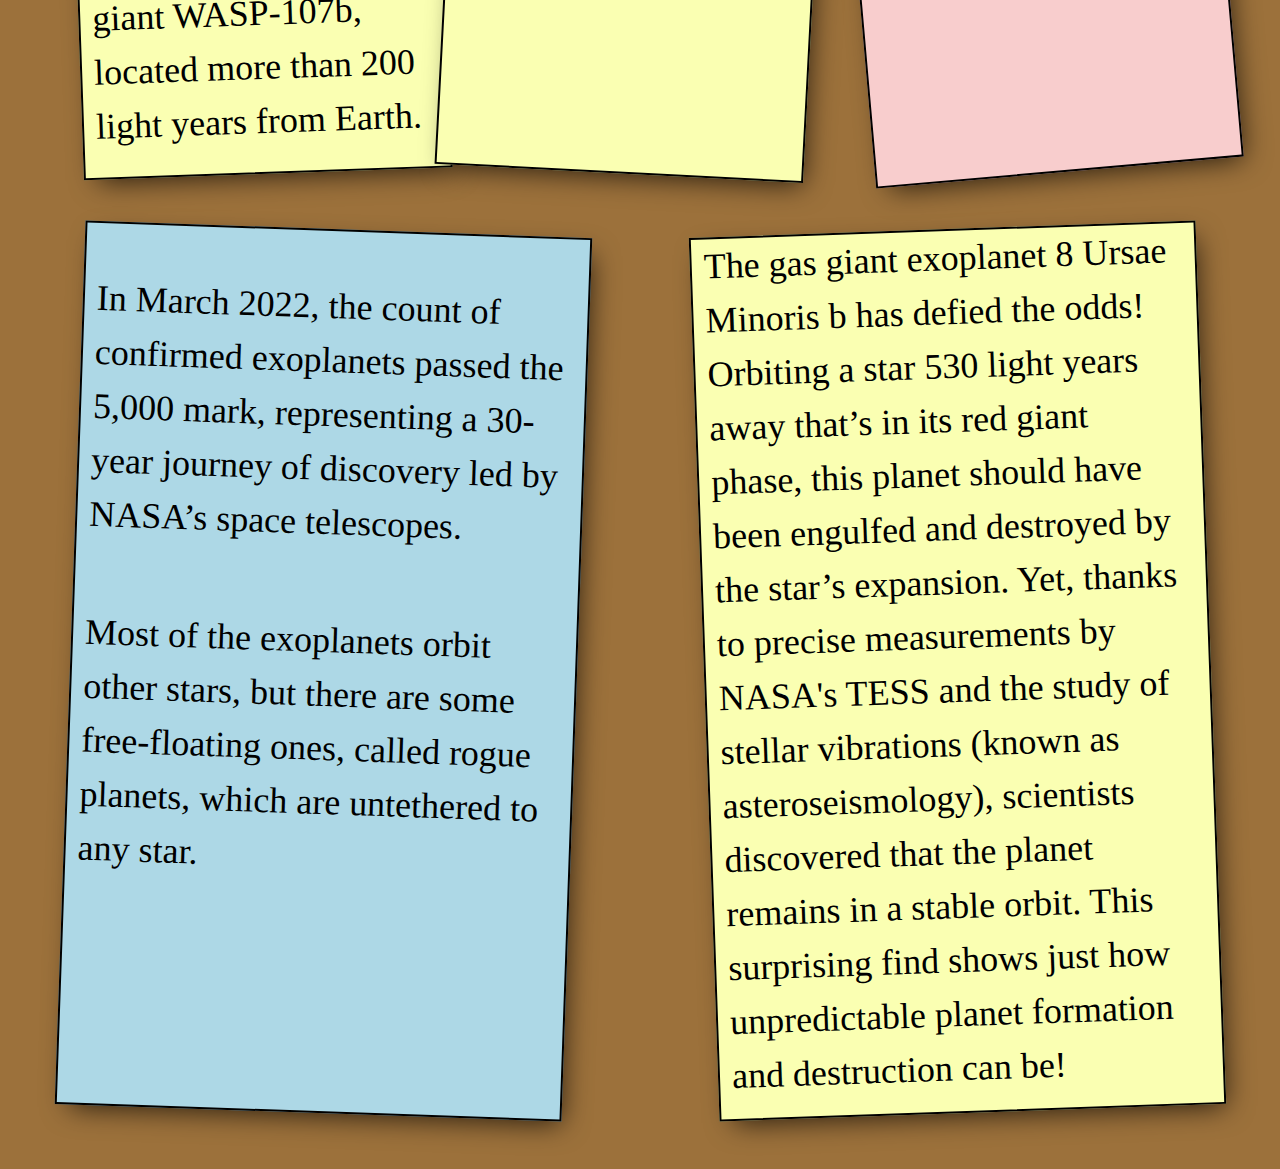
<file: FunFacts/funFacts.html>
<!DOCTYPE html>
<html lang="en">
<head>
    <meta charset="UTF-8">
    <meta name="viewport" content="width=device-width, initial-scale=1.0">
    <link href="https://cdn.jsdelivr.net/npm/bootstrap@5.3.3/dist/css/bootstrap.min.css" rel="stylesheet" integrity="sha384-QWTKZyjpPEjISv5WaRU9OFeRpok6YctnYmDr5pNlyT2bRjXh0JMhjY6hW+ALEwIH" crossorigin="anonymous">
    <link rel="stylesheet" href="funFacts.css">
</head>
<body>
    <div class="naslov">    
        <h1>Fun facts about exoplanets and their discovery!</h1>
    </div>
    <div class="container">
        <div class="row">
            <div class="col py-2 note" id="note1">
                <p class="pt-5">According to the NASA Exoplanet Archive, a total of 5,759 exoplanets have been discovered.</p>
            </div>
            <div class="col mx-3 note" id="note2">
                <p class="pt-5">The first exoplanets were discovered in January 1992 by Aleksander Wolszczan and Dale Frail.</p>
            </div>
            <div class="col note" id="note3">
                <p>In 1993, the planet PSR B1620-26b was found. It is the first planet discovered in a star cluster. Located 1,170 light years from Earth, it is 2.5 times the size of Jupiter and takes over 100 years to complete a single orbit.</p>
            </div>
        </div>
        <div class="row mt-4">
            <div class="col py-2 note" id="note4">
                <p>In 1995, 51 Pegasi b (also called "Dimidium") became the first exoplanet discovered orbiting a star similar to our Sun. This discovery confirmed that planets like those in our solar system could exist elsewhere in the universe.</p>
            </div>
            <div class="col mx-3 note" id="note5">
                <p class="pt-5">In March 2005, a new type of direct observation of planets began, allowing astronomers to analyze the atmospheres, sizes and orbits of exoplanets.</p>
            </div>
            <div class="col note" id="note6">
                <p>In March 2005, astronomers using the Spitzer Space Telescope announced the direct observation of infrared light from an exoplanet for the first time. The exoplanets that were emitting light were: HD 209458 and TrES-1.</p>
            </div>
        </div>
        <div class="row mt-4">
            <div class="col py-2 note" id="note7">
                <p class="pt-5">In May 2007, astronomers David Charbonneau and Heather Knutson, using the Spitzer Space Telescope, created the first map of an exoplanet’s surface. The rough map shows the temperature of cloud cover on the surface of HD 189733 b.</p>
            </div>
            <div class="col mx-3 note" id="note8">
                <p>Kepler’s first rocky exoplanet and the smallest exoplanet found at the time was Kepler-10b, discovered in  January 2011. This planet is 1.4 times the size of Earth, has the density of an iron dumbbell, weighs 4.6 times the mass of Earth, and is extremely hot, orbiting more than 20 times closer to its star than Mercury is to our sun.</p>
            </div>
            <div class="col note" id="note9">
                <p class="pt-5">Relying on data from the Kepler and Spitzer space telescopes, in September 2013 astronomers announced the creation of the first cloud map of an exoplanet – a scorching world 50% larger than Jupiter called Kepler-7b.</p>
            </div>
        </div>
        <div class="row mt-4">
            <div class="col py-2 note" id="note10">
                <p>The first Earth-sized exoplanet orbiting within its star’s habitable zone - where liquid water could exist on a planetary surface - was revealed by the Kepler space telescope team in April 2014. Kepler-186f is just 10% larger than Earth, thought to be rocky, and orbits a star about half the size of our sun, approximately 500 light years away.</p>
            </div>
            <div class="col mx-3 note" id="note11">
                <p>Kepler-452b, also known as Earth’s “bigger, older cousin,” is about 1.6 times the size of Earth. It became for its 385 – day orbit around a G2-type star, which is very similar to our own sun. While its true composition remains unknown,  it is believed that if the planet is rocky, it could have  liquid water on its surface.</p>
            </div>
            <div class="col note" id="note12">
                <p class="pt-5">Kepler’s largest batch of planets was discovered in May 2016 when it found 1,284 new planets, almost 40% of which could be rocky planets with a composition similar to Earth’s.</p>
            </div>
        </div>
        <div class="row mt-4">
            <div class="col py-2 note" id="note13">
                <p>Our closest exoplanet, Proxima b, likely a rocky planet, was discovered in August 2016. It orbits our nearest neighboring star, Proxima Centauri, at a distance that could allow liquid water to form on its surface.</p>
            </div>
            <div class="col mx-3 note" id="note14">
                <p class="pt-5">The most studied planetary system, other than our own solar system, is the TRAPPIST-1 system, which is located about 40 light years away.</p>
            </div>
            <div class="col note" id="note15">
                <p>In December 2017, an eighth planet system was found, named Kepler-90. Its configuration is similar to our solar system, with smaller planets orbiting close to their star, and larger planets found further away.</p>
            </div>
        </div>
        <div class="row mt-4">
            <div class="col py-2 note" id="note16">
                <p>The first – ever detection of helium, the second most common element, in an exoplanet’s atmosphere was made using NASA’s Hubble Space Telescope in May 2018. Helium was discovered in the atmosphere of the gas giant WASP-107b, located more than 200 light years from Earth.</p>
            </div>
            <div class="col mx-3 note" id="note17">
                <p class="pt-5">In January 2019, the freshly launched TESS space telescope found its first three confirmed exoplanets: LHS 3844b, Pi Mensae C, and HD21749b.</p>
            </div>
            <div class="col note" id="note18">
                <p>On June 13, 2019, NASA’s Exoplanet Archive announced 31 newly confirmed exoplanets discovered by ground and space – based telescopes, which brought the total number of confirmed exoplanets to over 4,000 for the first time.</p>
            </div>
        </div>
        <div class="row mt-4">
            <div class="col pt-5 note" id="note19">
                <p>In March 2022, the count of confirmed exoplanets passed the 5,000 mark, representing a 30-year journey of discovery led by NASA’s space telescopes.</p><p class="pt-5">Most of the exoplanets orbit other stars, but there are some free-floating ones, called rogue planets, which are untethered to any star.</p>
            </div>
            <div class="col-1 mx-3">
                
            </div>
            <div class="col ml-2 note" id="note21">
                <p>The gas giant exoplanet 8 Ursae Minoris b has defied the odds! Orbiting a star 530 light years away that’s in its red giant phase, this planet should have been engulfed and destroyed by the star’s expansion. Yet, thanks to precise measurements by NASA's TESS and the study of stellar vibrations (known as asteroseismology), scientists discovered that the planet remains in a stable orbit. This surprising find shows just how unpredictable planet formation and destruction can be!</p>
            </div>
        </div>
    </div>
    <a href="../index.html"><button id="exitFunFacts">EXIT</button></a>
</body>
</html>
</file>
<file: first.css>
body{
    background-color: rgb(36, 36, 60);
    color: rgba(255, 255, 255, 0.773);
    font-family: sans-serif;
}
.menu{
    z-index: 99;
    position: absolute;
    top: 0;
    left: -185px;
    height: 100dvh;
    width: 255px;
    background-color: rgb(55, 55, 86);
    transition: all 0.25s ease;
    box-shadow: 39px 0px 172px 20px  rgba(27, 25, 42, 0.75);
    display: flex;
    align-items: center;
}
.menu .righticon{
    position: absolute;
    right: 22px;
    top: 22px;
    font-size: 2.4vw;
    color: rgba(126, 133, 163, 0.986);
    text-shadow: 2px 2px 6px rgb(32, 31, 57);
}
.menu .lefticon{
    display: none;
    position: absolute;
    right: 22px;
    top: 22px;
    font-size: 2.4vw;
    text-shadow: 2px 2px 6px rgb(32, 31, 57);
}
.menu:hover{
    left: 0;
    box-shadow: 39px 0px 172px 129px rgba(27, 25, 42, 0.75);
}
.menu:hover .righticon{
    display: none;
    
}
.menu:hover .lefticon{
    display: block;
}
.pagesmenu{
    position: absolute;
    bottom: 60dvh;
    height: 28dvh;
    width: 165px;
    display: flex;
    flex-direction: column;
    justify-content: space-evenly;
    padding: 2%;
}
.pagesmenu button{
    width: 90%;
    margin-left: 16%;
    height: 5dvh;
    border: none;
    border-radius: 10px;
    font-size: 0.8vw;
    letter-spacing: 0.1vw;
    font-weight: bold;
    text-shadow: 2px 2px 6px rgb(47, 47, 71);
    color: white;
    background-color: rgb(126, 133, 175);
    cursor: pointer;
}
button:hover{
    background-color: rgb(33, 33, 58);
    transition: 0.5s;
}
.aboutus{
    position: absolute;
    bottom: 33dvh;
    display: flex;
    flex-direction: column;
    height: 22dvh;
    width: 165px;
    justify-content: space-evenly;
    padding-left: 20px;
    font-size: 1vw;
    letter-spacing: 2.8px;
    text-shadow: 3px 3px 6px rgb(17, 17, 26);
    font-weight: bold;
    background-color: rgb(47, 47, 74);
    border-top-right-radius: 10px;
    border-bottom-right-radius: 10px;
}
.aboutus button{
    width: 70%;
    height: 5dvh;
    border: none;
    border-radius: 10px;
    font-size: 0.8vw;
    letter-spacing: 0.1vw;
    font-weight: bold;
    text-shadow: 2px 2px 6px rgb(47, 47, 71);
    color: white;
    background-color: rgb(126, 133, 175);
    cursor: pointer;
}
.aboutus button:hover{
    background-color: rgb(33, 33, 58);
    transition: 0.5s;
}
.game{
    position: absolute;
    bottom: 7dvh;
    display: flex;
    flex-direction: column;
    height: 22dvh;
    width: 165px;
    justify-content: space-evenly;
    padding-left: 20px;
    font-size: 1vw;
    letter-spacing: 2.8px;
    text-shadow: 3px 3px 6px rgb(17, 17, 26);
    font-weight: bold;
    background-color: rgb(47, 47, 74);
    border-top-right-radius: 10px;
    border-bottom-right-radius: 10px;
}
.game button{
    width: 70%;
    height: 5dvh;
    border: none;
    border-radius: 10px;
    font-size: 0.8vw;
    letter-spacing: 0.1vw;
    font-weight: bold;
    text-shadow: 2px 2px 6px rgb(47, 47, 71);
    color: white;
    background-color: rgb(126, 133, 175);
    cursor: pointer;
}
.game button:hover{
    background-color: rgb(33, 33, 58);
    transition: 0.5s;
}
.room{
    position: absolute;
    left: 2%;
    bottom: 10px;
    width: 52%;
}
.topic{
    width: 80%;
    height: 22dvh;
    position: absolute;
    top: 5dvh;
    right: 2%;
    display: flex;
    flex-direction: row;
    font-size: 1.5vw;
    letter-spacing: 0.3vw;
    
}
.left{
    width: 50%;
    text-align: right;
    padding-right: 5%;
    border-right: 2px solid rgba(255, 255, 255, 0.773);
    line-height: 0;
    
}
.big{
    font-size: 4vw;
    font-weight: bold;
    color: rgb(99, 105, 138);
    text-shadow: 2px 2px 6px rgb(26, 26, 47);
}
.right{
    width: 50%;
    margin-left: 5%;
    margin-top: 1%;
    line-height: 35px;
}
.items{
    position: absolute;
    height: 60dvh;
    width: 38%;
    bottom: 5%;
    left: 58%;
}
.p1{
    width: 47%;
    height: 47%;
    display: flex;
    justify-content: right;
}
.p1 img{
    height: 100%;
    border-radius: 10px;

}

.p2{
    position: absolute;
    top: 0;
    right: 0;
    width: 47%;
    height: 47%;
}
.items img:hover{
    border: 4px solid rgb(132, 132, 180);
    transition: 0.1s;
}
.p2 img{
    height: 100%;
    border-radius: 10px;
}
.p3{
    position: absolute;
    left: 0;
    bottom: 0;
    width: 47%;
    height: 47%;
    display: flex;
    justify-content: right;
}
.p3 img{
    height: 100%;
    border-radius: 10px;
}
.p4{
    position: absolute;
    right: 0;
    bottom: 0;
    width: 47%;
    height: 47%;
    display: flex;
    justify-content: left;
}
.p4 img{
    height: 100%;
    border-radius: 10px;
}
.items img{
    box-shadow: 0px 0px 97px -18px rgba(0,0,0,0.75);
}

@media only screen and (max-width: 1400px) {
    .topic{
        font-size: 18px;
    }    
    .big{
        font-size: 50px;
    }
    .right{
        line-height: 22px;
    }
}
</file>
<file: 4pagesstyle.css>
body {
    font-family: sans-serif;
    letter-spacing: 0.2vw;
    font-size: 2.2vw;
}
.left{
    color: rgba(255, 255, 255, 0.773);
    width: 26%;
    margin: 0 0 0 3%;
    display: flex;
    flex-direction: column;
    justify-content: space-between;  
}
.left p{
    line-height: 2.5vw;
}
h1{
    color: rgb(126, 133, 175);
    text-shadow: 2px 2px 6px rgb(34, 28, 49);
}
.right{
    position: absolute;
    right: 2%;
    bottom: 10dvh;
    width: 26%;
    height: 18dvh;
    color: white;
}
.right button{
    position: absolute;
    right: 5%;
    width: 45%;
    height: 8dvh;
    border: none;
    border-radius: 10px;
    font-size: 2vw;
    letter-spacing: 2.3px;
    font-weight: bold;
    text-shadow: 2px 2px 6px rgb(47, 47, 71);
    color: white;
    background-color: rgb(126, 133, 175);
    cursor: pointer;
}
.right button:hover{
    background-color: rgb(33, 33, 58);
    transition: 0.3s;
}
.back{
    position: absolute;
    left: 3.5%;
    bottom: 6dvh;
    width: 26%;
    height: 18dvh;
}
.back button{
    position: absolute;
    bottom: -3%;
    width: 55%;
    height: 8dvh;
    border: none;
    border-radius: 10px;
    font-size: 2vw;
    letter-spacing: 2.3px;
    font-weight: bold;
    text-shadow: 2px 2px 6px rgb(47, 47, 71);
    color: white;
    background-color: rgb(126, 133, 175);
    cursor: pointer;
}
.back button:hover{
    background-color: rgb(33, 33, 58);
    transition: 0.3s;
}

@keyframes slide-right {
    0% {
        transform: translateX(-100%); 
    }
    100% {
    transform: translateX(0); 
    }
}
.slide-r {
    display: inline-block; 
    animation: slide-right 0.5s ease-out forwards;
}
@keyframes slide-left {
    0% {
        transform: translateX(100%); 
    }
    100% {
    transform: translateX(0); 
    }
}
.slide-l {
    display: inline-block; 
    animation: slide-left 0.5s ease-out forwards;
}
</file>
<file: quiz.css>
.difficulty{
    width: 35%;
    margin: auto;
    font-size: 5vh;
    font-weight: bold;
    margin-top: 12%;
    text-align: center;
    text-shadow: 6px 2px 5px rgba(0,0,0,0.55);
}
.Easy{
    width: 20%;
    margin: auto;
    padding: 30px 10px 30px 10px;
    background-color: rgb(131, 153, 214);
    display: flex;
    justify-content: center;   
    border-radius: 10px;
    border: 2px solid rgb(14, 21, 54);
    margin-top: 3%;
    text-decoration: none; 
    color: black;
    font-weight: bold;
    font-size: 25px;
    box-shadow: 6px 9px 18px 7px rgba(0,0,0,0.7);
}
.Hard{
    width: 20%;
    margin: auto;
    padding: 30px 10px 30px 10px;
    background-color: rgb(14, 21, 54);
    display: flex;
    justify-content: center;   
    border-radius: 10px;
    border: 2px solid rgb(131, 153, 214);
    margin-top: 3%;
    text-decoration: none;
    color: white;
    font-weight: bold;
    font-size: 25px;
    box-shadow: 6px 9px 18px 7px rgba(0,0,0,0.7);
}
.Easy:hover{
    padding: 33px 13px 33px 13px;
    transition-duration: 70ms;
    font-size: 27px;
}
.Hard:hover{
    padding: 33px 13px 33px 13px;
    transition-duration: 70ms;
    font-size: 27px;
}
.bg{
    margin: 0;
    padding: 0;
    height: 100%;
    background-image: url("images/monitor.png"); 
    background-size: cover; 
    background-attachment: fixed; 
    background-position: center; 
}
.scroll{
    margin: auto;
    margin-top: 10dvh;
    padding: 10px;
    width: 73%;
    height: 78dvh;
    overflow-x: hidden;
    overflow-y: auto;
    text-align: justify;
}
.question{
    font-size: 2.3vw;
    font-weight: bold;
    padding-left: 2%;
    padding-top: 1%;
    color: white;
    padding-right: 5%;
}
.title{
    text-align: center;
    font-size: 4vw;
    color:rgb(131, 153, 214);
    font-weight: bolder;
    -webkit-text-stroke: 2px rgb(14, 21, 54);
    text-shadow: 6px 2px 5px rgba(0,0,0,0.55);
}
form{
    font-size: 1vw;
    margin-left: 3%;
    color: black;
}
.inputs{
    padding: 1%;
    border: 1px solid rgb(14, 21, 54);
    border-radius: 15px;
    background-color: rgb(162, 177, 218);
    width: auto;
    display: grid;
    grid-template-columns: 1em auto;
    width: 85%;
    
}
.inputs input{
    cursor: pointer; 
}
.questionBg{
    border: 1px solid black;
    border-radius: 15px;
    background-color: rgb(25, 32, 70);
    width: 85%;
    margin: auto;
    margin-top: 4%;
    padding-bottom: 2%;
    box-shadow: 6px 9px 18px 7px rgba(0,0,0,0.7);
}
#btn{
    padding: 1% 2% 1% 2%;
    border: 1px solid rgb(14, 21, 54) ;
    background-color: white;
    color: black;
    font-size: 1.3vw;
    font-weight: bold;
    border-radius: 15px;
    margin: auto;
    display: flex;
    justify-content: end;
    flex-direction: column;
    margin-top: 8%;
    box-shadow: 5px 7px 18px 5px rgba(0,0,0,0.7);
    margin-bottom: 3%;
}
#btn:hover{
    padding: 1.2% 2.2% 1.2% 2.2%;
    transition: 10ms;
}
.score{
    font-size: 1.9vw;
    color: black;
    margin-left: 10%;
    padding-top: 3%;
    padding-bottom: 3%;
}
#answers{
    font-size: 1.2vw;
    color: black;
    margin-left: 10%;
    padding-bottom: 10%;
}
</file>
<file: team.css>
body{
    padding: 0;
    margin: 0;
    font-family: sans-serif;
    color: white;
    background-color: rgb(53, 53, 89);
}
.timNaslov{
    text-align: center;
    font-size: 5.5vh;
    margin: 3%;
    font-weight: bold;
    letter-spacing: 0.4vw;
    text-shadow: 3px 3px 7px rgb(13, 13, 24);
}
.nastim{
    margin-top: 4%;
    display: flex;
    width: 100%;
    height: 80%;
    flex-direction: row;
    background-color: rgb(32, 32, 58);
}
.nastim img{
    width: 28%;
    margin: auto;
    box-shadow: -1px -1px 133px 0px rgba(0,0,0,0.75);
}
.tekst{
    width: 50%;
    height: 100%;
    padding: 2%;
    margin-right: 5%;
    font-size: 1.6vw;
    letter-spacing: 0.2vw;
    background-color: rgb(32, 32, 58);
}
.resursi{
    padding: 3%;
    margin: 3%;
    border-radius: 15px;
    background-color: rgb(32, 32, 58);
    font-size: 2vw;
}
</file>
<file: FunFacts/funFacts.css>
*{
    font-family: cursive;
    margin: 0;
    padding: 0;
}
body{
    background-color: #9C713B;
    color: black;
}
.naslov{
    margin-top: 3%;
    display: flex;
    justify-content: center;
}
.naslov h1{
    font-size: 9vh;
    border-bottom: 2px solid black;
    align-self: center;
}
.row{
    margin-top: 5%;
    margin-bottom: 5%;
}
.col{
    border: 2px solid black;
    transition: transform .2s;
}
.col p{
    font-size: 4vh;
}
 .note:hover{
    position: relative;
    -ms-transform: scale(1.15) rotate(0deg);
    -webkit-transform: scale(1.15) rotate(0deg);
    transform: scale(1.15) rotate(0deg);
    z-index: 8;
    box-shadow: 17px 22px 12px -9px rgba(0,0,0,0.75);
-webkit-box-shadow: 17px 22px 12px -9px rgba(0,0,0,0.75);
-moz-box-shadow: 17px 22px 12px -9px rgba(0,0,0,0.75);
}
#note1:hover, #note5:hover, #note7:hover, #note9:hover,#note12:hover, #note14:hover, #note16:hover, #note17:hover, #note18:hover{
    position: relative;
    -ms-transform: scale(1.15) rotate(0deg);
    -webkit-transform: scale(1.15) rotate(0deg);
    transform: scale(1.15) rotate(0deg);
    z-index: 1;
    box-shadow: 17px 22px 12px -9px rgba(0,0,0,0.75);
-webkit-box-shadow: 17px 22px 12px -9px rgba(0,0,0,0.75);
-moz-box-shadow: 17px 22px 12px -9px rgba(0,0,0,0.75);
}
#note19:hover, #note21:hover{
    position: relative;
    -ms-transform: scale(1.15) rotate(0deg);
    -webkit-transform: scale(1.15) rotate(0deg);
    transform: scale(1.15) rotate(0deg);
    z-index: 8;
    box-shadow: 17px 22px 12px -9px rgba(0,0,0,0.75);
-webkit-box-shadow: 17px 22px 12px -9px rgba(0,0,0,0.75);
-moz-box-shadow: 17px 22px 12px -9px rgba(0,0,0,0.75);
}

#note1{
    background-color: lightblue;
    transform: rotate(-4deg);
    box-shadow: 7px 10px 28px -8px rgba(0,0,0,0.75);
-webkit-box-shadow: 7px 10px 28px -8px rgba(0,0,0,0.75);
-moz-box-shadow: 7px 10px 28px -8px rgba(0,0,0,0.75);
}
#note2{
    background-color: #F8CDCD;
    box-shadow: 7px 10px 28px -8px rgba(0,0,0,0.75);
-webkit-box-shadow: 7px 10px 28px -8px rgba(0,0,0,0.75);
-moz-box-shadow: 7px 10px 28px -8px rgba(0,0,0,0.75);
}
#note3{
    background-color: #c4ffbb;
    box-shadow: 7px 10px 28px -8px rgba(0,0,0,0.75);
-webkit-box-shadow: 7px 10px 28px -8px rgba(0,0,0,0.75);
-moz-box-shadow: 7px 10px 28px -8px rgba(0,0,0,0.75);
}
#note4{
    background-color: rgb(248, 198, 103);
    box-shadow: 7px 10px 28px -8px rgba(0,0,0,0.75);
-webkit-box-shadow: 7px 10px 28px -8px rgba(0,0,0,0.75);
-moz-box-shadow: 7px 10px 28px -8px rgba(0,0,0,0.75);
}
#note5{
    background-color: rgb(250, 255, 178);
    transform: rotate(3deg);
    box-shadow: 7px 10px 28px -8px rgba(0,0,0,0.75);
-webkit-box-shadow: 7px 10px 28px -8px rgba(0,0,0,0.75);
-moz-box-shadow: 7px 10px 28px -8px rgba(0,0,0,0.75);
}
#note6{
    background-color: lightblue;
    box-shadow: 7px 10px 28px -8px rgba(0,0,0,0.75);
-webkit-box-shadow: 7px 10px 28px -8px rgba(0,0,0,0.75);
-moz-box-shadow: 7px 10px 28px -8px rgba(0,0,0,0.75);
}
#note7{
    background-color: #c4ffbb;
    transform: rotate(-4deg);
    box-shadow: 7px 10px 28px -8px rgba(0,0,0,0.75);
-webkit-box-shadow: 7px 10px 28px -8px rgba(0,0,0,0.75);
-moz-box-shadow: 7px 10px 28px -8px rgba(0,0,0,0.75);
}
#note8{
    background-color: rgb(248, 198, 103);
    box-shadow: 7px 10px 28px -8px rgba(0,0,0,0.75);
-webkit-box-shadow: 7px 10px 28px -8px rgba(0,0,0,0.75);
-moz-box-shadow: 7px 10px 28px -8px rgba(0,0,0,0.75);
}
#note9{
    background-color: #F8CDCD;
    transform: rotate(-4deg);
    box-shadow: 7px 10px 28px -8px rgba(0,0,0,0.75);
-webkit-box-shadow: 7px 10px 28px -8px rgba(0,0,0,0.75);
-moz-box-shadow: 7px 10px 28px -8px rgba(0,0,0,0.75);
}
#note10{
    background-color: rgb(248, 198, 103);
    box-shadow: 7px 10px 28px -8px rgba(0,0,0,0.75);
-webkit-box-shadow: 7px 10px 28px -8px rgba(0,0,0,0.75);
-moz-box-shadow: 7px 10px 28px -8px rgba(0,0,0,0.75);
}
#note11{
    background-color: lightblue;
    box-shadow: 7px 10px 28px -8px rgba(0,0,0,0.75);
-webkit-box-shadow: 7px 10px 28px -8px rgba(0,0,0,0.75);
-moz-box-shadow: 7px 10px 28px -8px rgba(0,0,0,0.75);
}
#note12{
    background-color: #c4ffbb;
    transform: rotate(4deg);
    box-shadow: 7px 10px 28px -8px rgba(0,0,0,0.75);
-webkit-box-shadow: 7px 10px 28px -8px rgba(0,0,0,0.75);
-moz-box-shadow: 7px 10px 28px -8px rgba(0,0,0,0.75);
}
#note13{
    background-color: rgb(250, 255, 178);
    box-shadow: 7px 10px 28px -8px rgba(0,0,0,0.75);
-webkit-box-shadow: 7px 10px 28px -8px rgba(0,0,0,0.75);
-moz-box-shadow: 7px 10px 28px -8px rgba(0,0,0,0.75);
}
#note14{
    background-color: lightblue;
    transform: rotate(-4deg);
    box-shadow: 7px 10px 28px -8px rgba(0,0,0,0.75);
-webkit-box-shadow: 7px 10px 28px -8px rgba(0,0,0,0.75);
-moz-box-shadow: 7px 10px 28px -8px rgba(0,0,0,0.75);
}
#note15{
    background-color: #F8CDCD;
    box-shadow: 7px 10px 28px -8px rgba(0,0,0,0.75);
-webkit-box-shadow: 7px 10px 28px -8px rgba(0,0,0,0.75);
-moz-box-shadow: 7px 10px 28px -8px rgba(0,0,0,0.75);
}
#note16{
    background-color: rgb(250, 255, 178);
    transform: rotate(-2deg);
    box-shadow: 7px 10px 28px -8px rgba(0,0,0,0.75);
-webkit-box-shadow: 7px 10px 28px -8px rgba(0,0,0,0.75);
-moz-box-shadow: 7px 10px 28px -8px rgba(0,0,0,0.75);
}
#note17{
    background-color: rgb(250, 255, 178);
    transform: rotate(3deg);
    box-shadow: 7px 10px 28px -8px rgba(0,0,0,0.75);
-webkit-box-shadow: 7px 10px 28px -8px rgba(0,0,0,0.75);
-moz-box-shadow: 7px 10px 28px -8px rgba(0,0,0,0.75);
}
#note18{
    background-color: #F8CDCD;
    transform: rotate(-5deg);
    box-shadow: 7px 10px 28px -8px rgba(0,0,0,0.75);
-webkit-box-shadow: 7px 10px 28px -8px rgba(0,0,0,0.75);
-moz-box-shadow: 7px 10px 28px -8px rgba(0,0,0,0.75);
}
#note19{
    background-color: lightblue;    
    transform: rotate(2deg);
    box-shadow: 7px 10px 28px -8px rgba(0,0,0,0.75);
-webkit-box-shadow: 7px 10px 28px -8px rgba(0,0,0,0.75);
-moz-box-shadow: 7px 10px 28px -8px rgba(0,0,0,0.75);
}
#note21{
    background-color: rgb(250, 255, 178);
    transform: rotate(-2deg);
    box-shadow: 7px 10px 28px -8px rgba(0,0,0,0.75);
-webkit-box-shadow: 7px 10px 28px -8px rgba(0,0,0,0.75);
-moz-box-shadow: 7px 10px 28px -8px rgba(0,0,0,0.75);
}

/* exit btn */
#exitFunFacts{
    z-index: 7;
    position: fixed;
    bottom: 4%;
    right: 5%;
    background-color: rgb(206, 0, 0);
    border: none;
    box-shadow:  5px 7px 5px 0px rgba(0,0,0,0.47);
    border-radius: 9%;
    font-family: 'Courier New', Courier, monospace;
    font-weight: bold;
    font-size: 4vh;
    padding: 0.6% 1.5%;
   
}
#exitFunFacts:hover{
    cursor: pointer;
    background-color: rgba(131, 0, 0);
}
</file>
